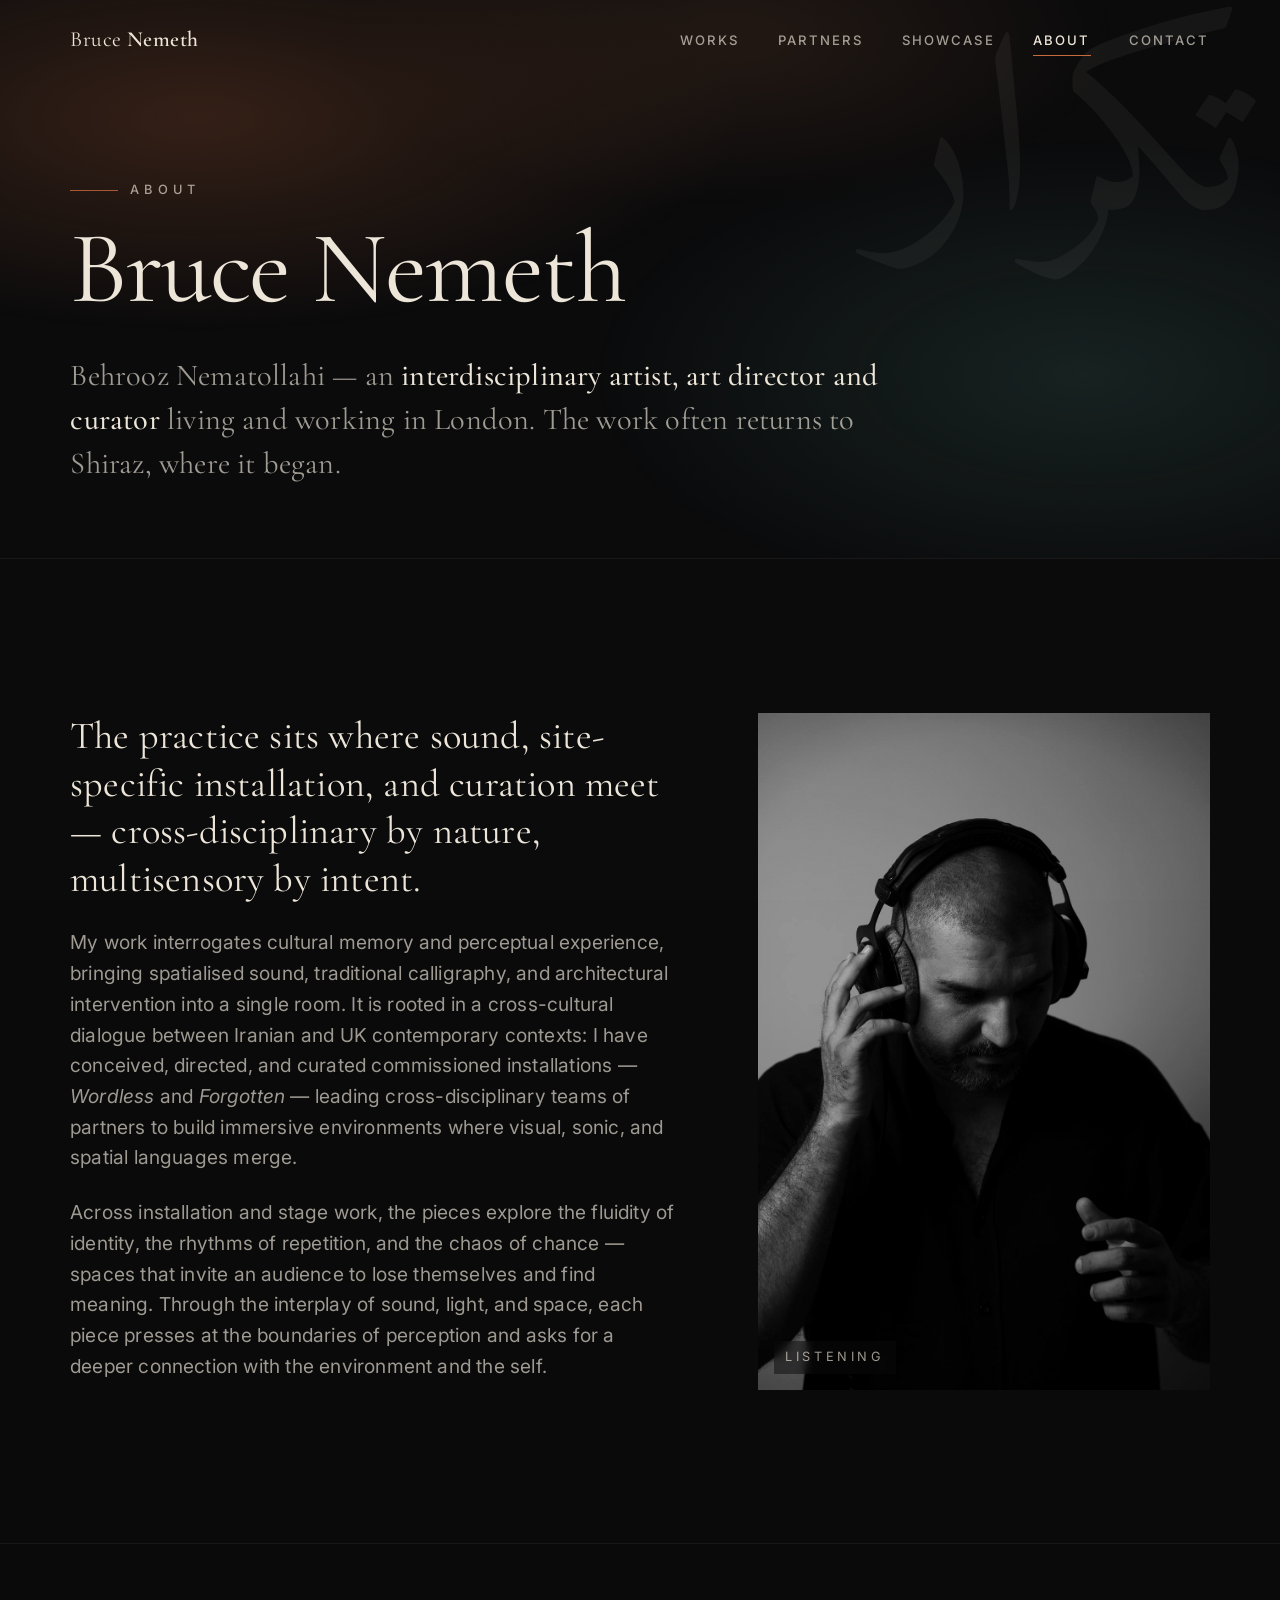
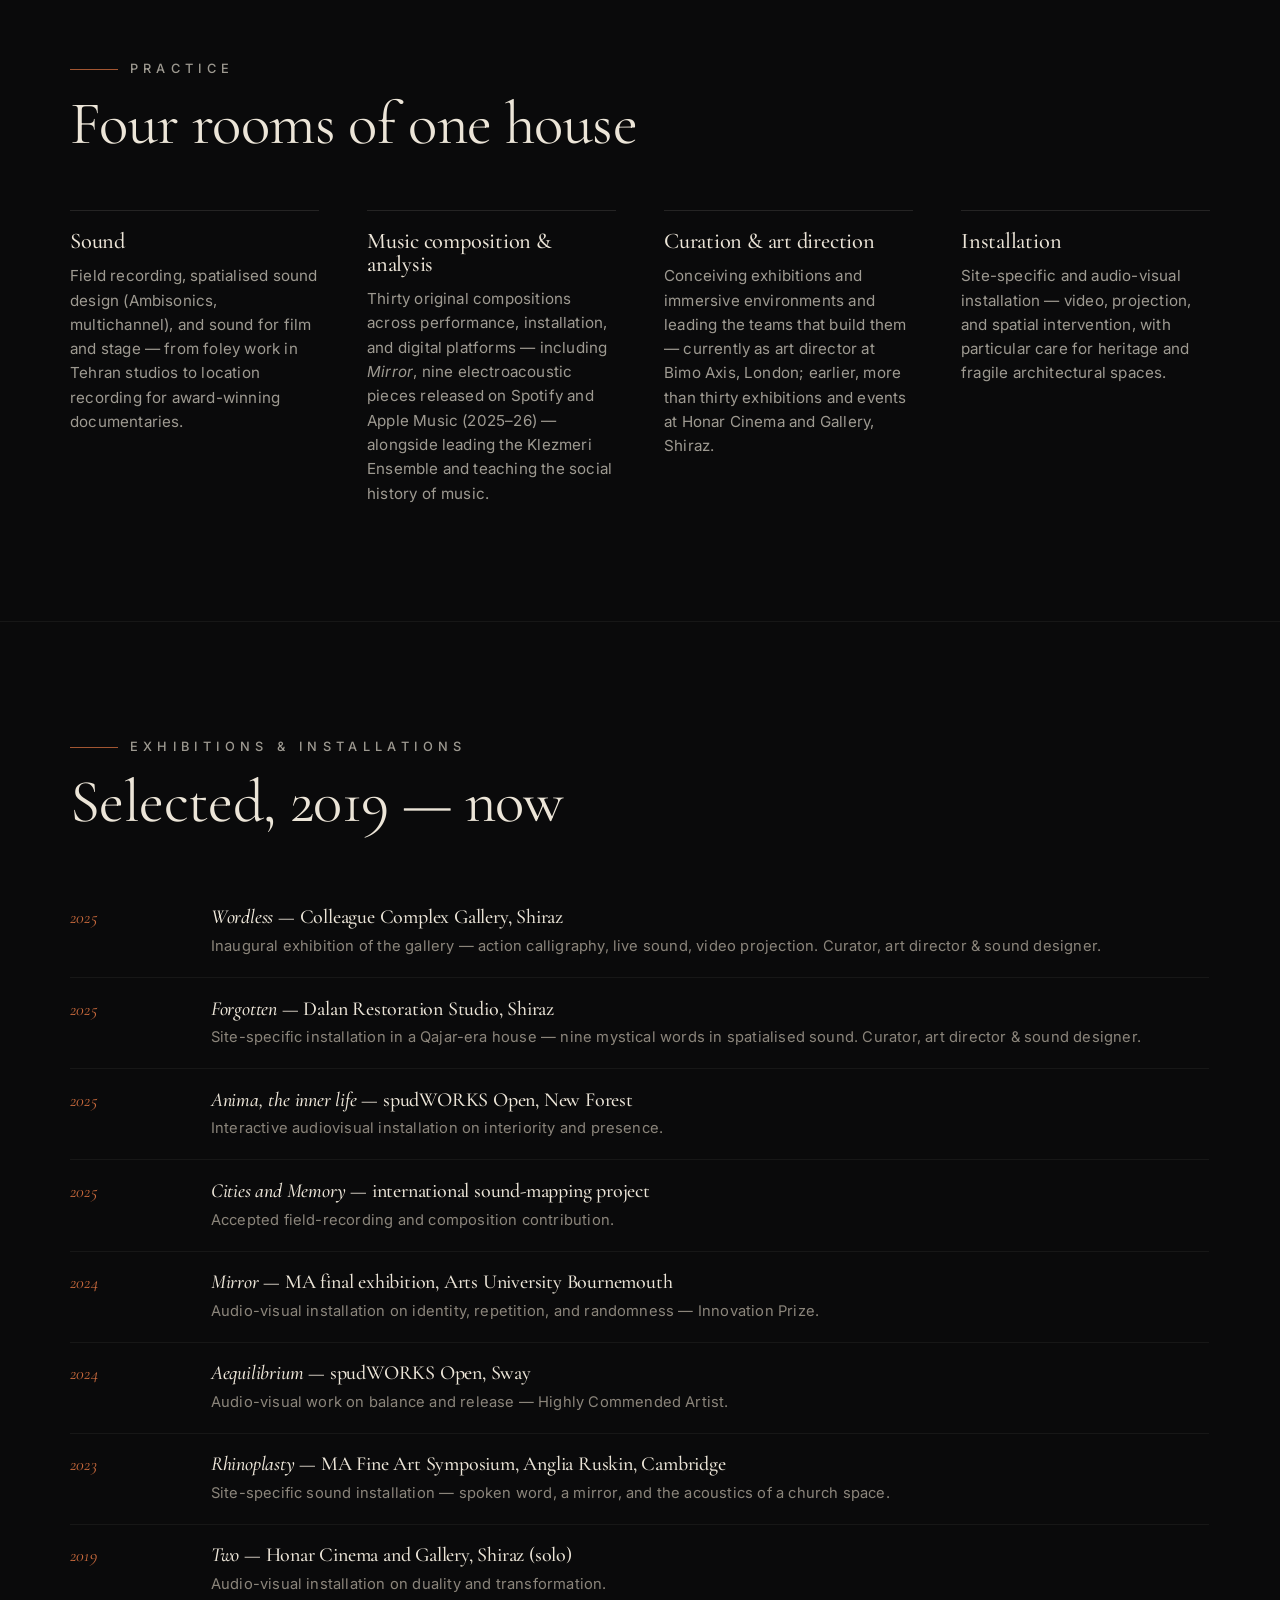
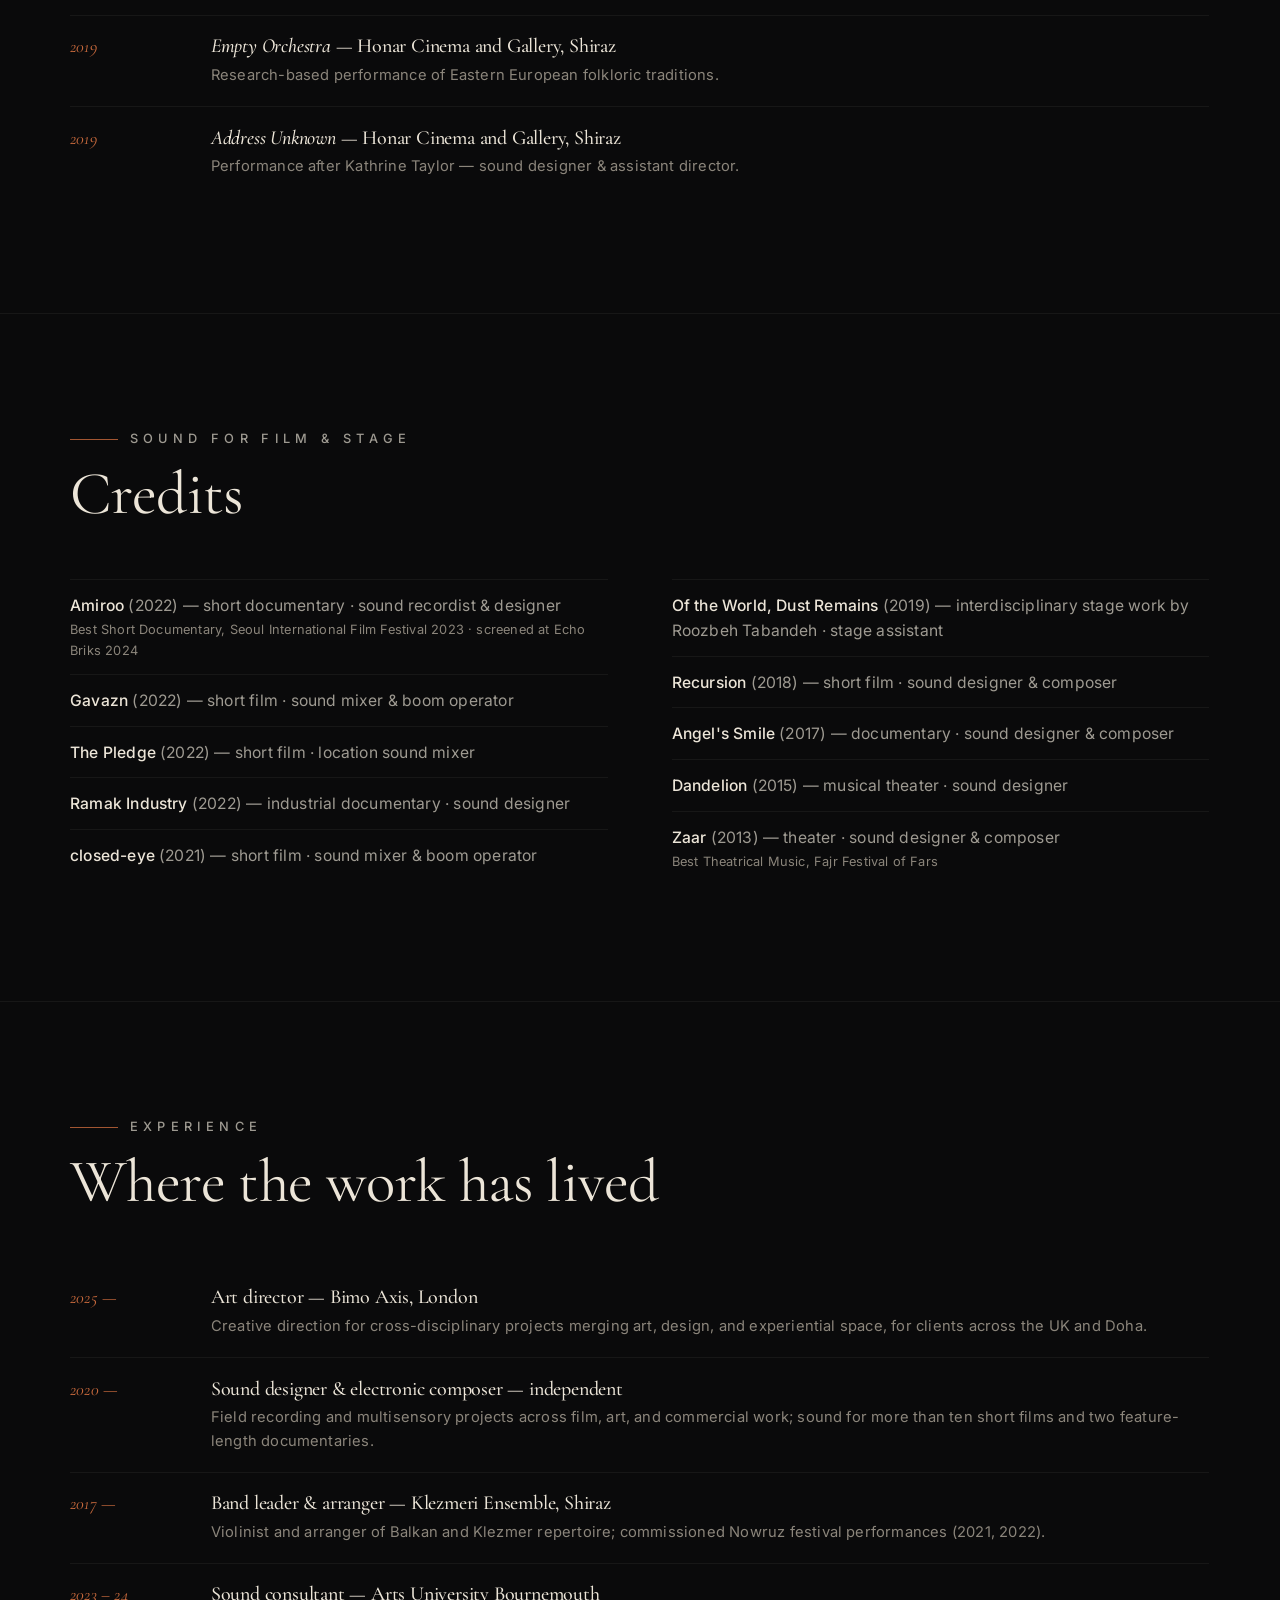
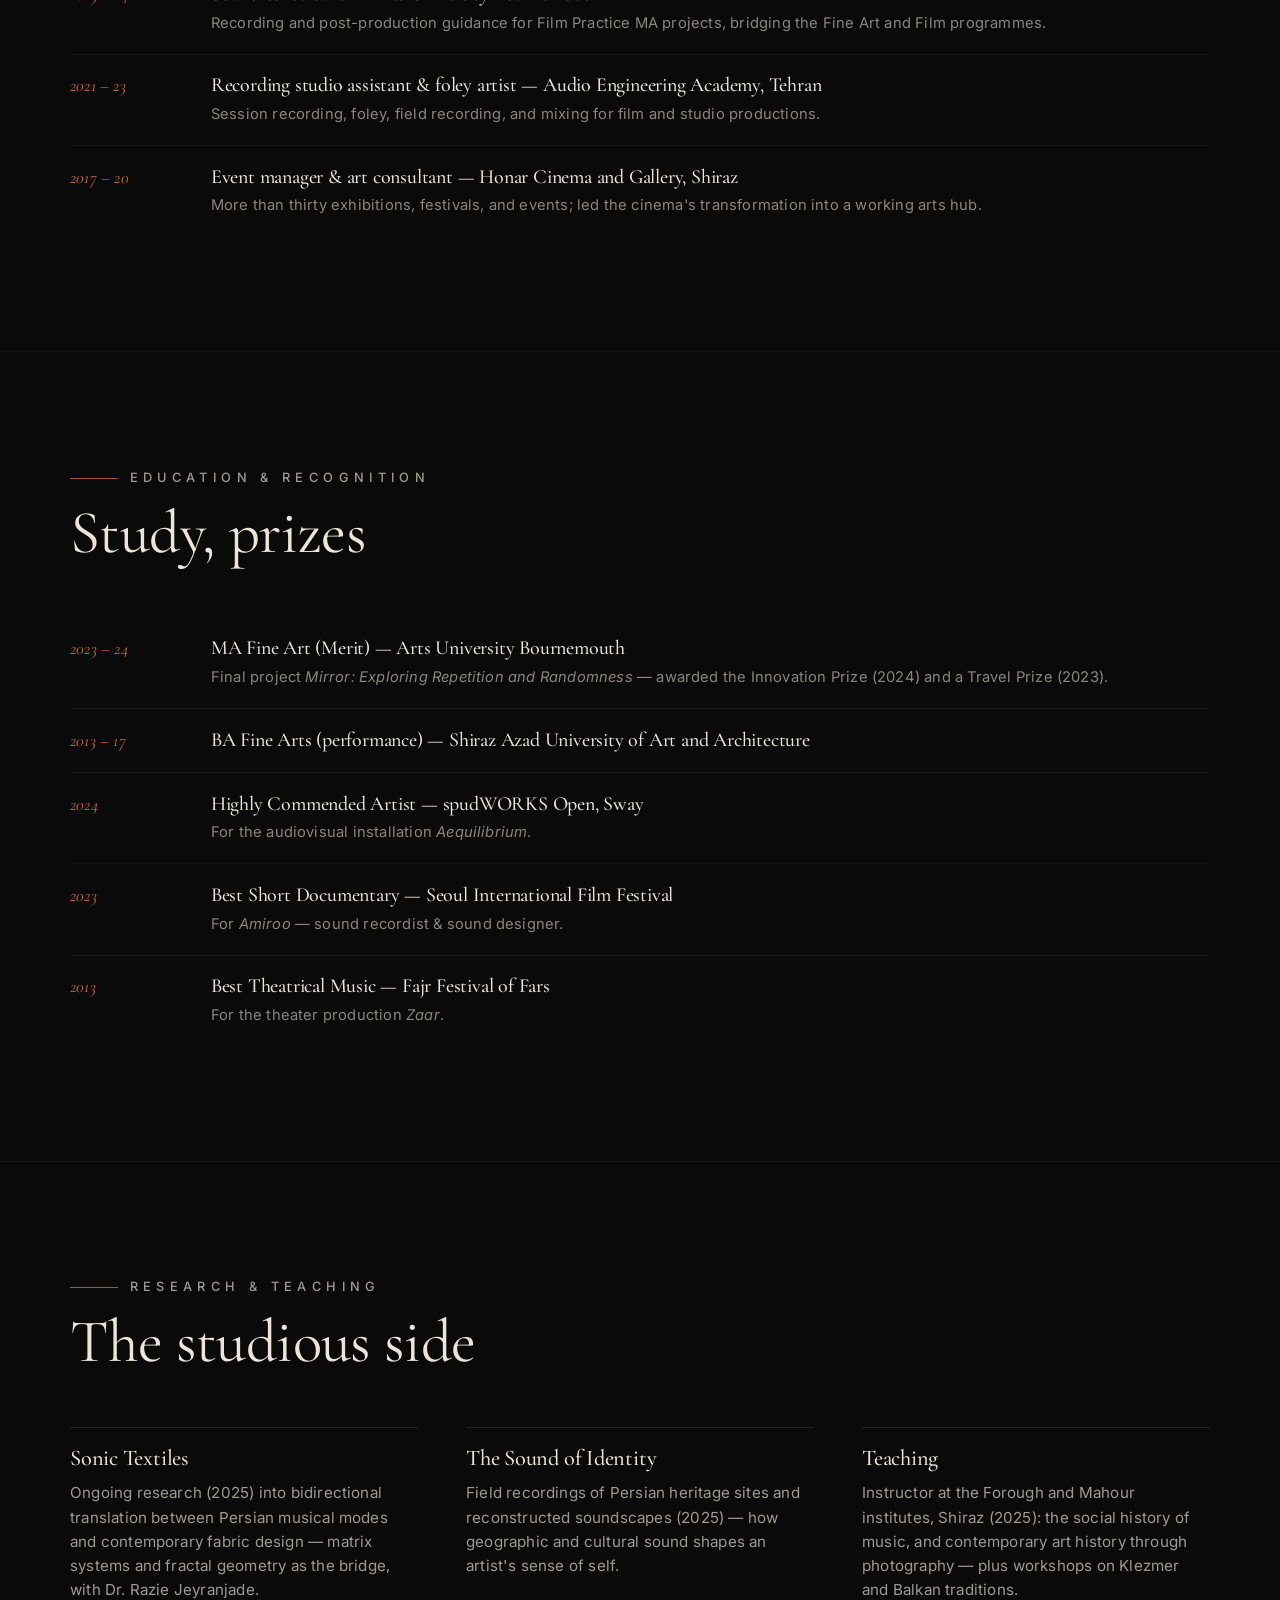
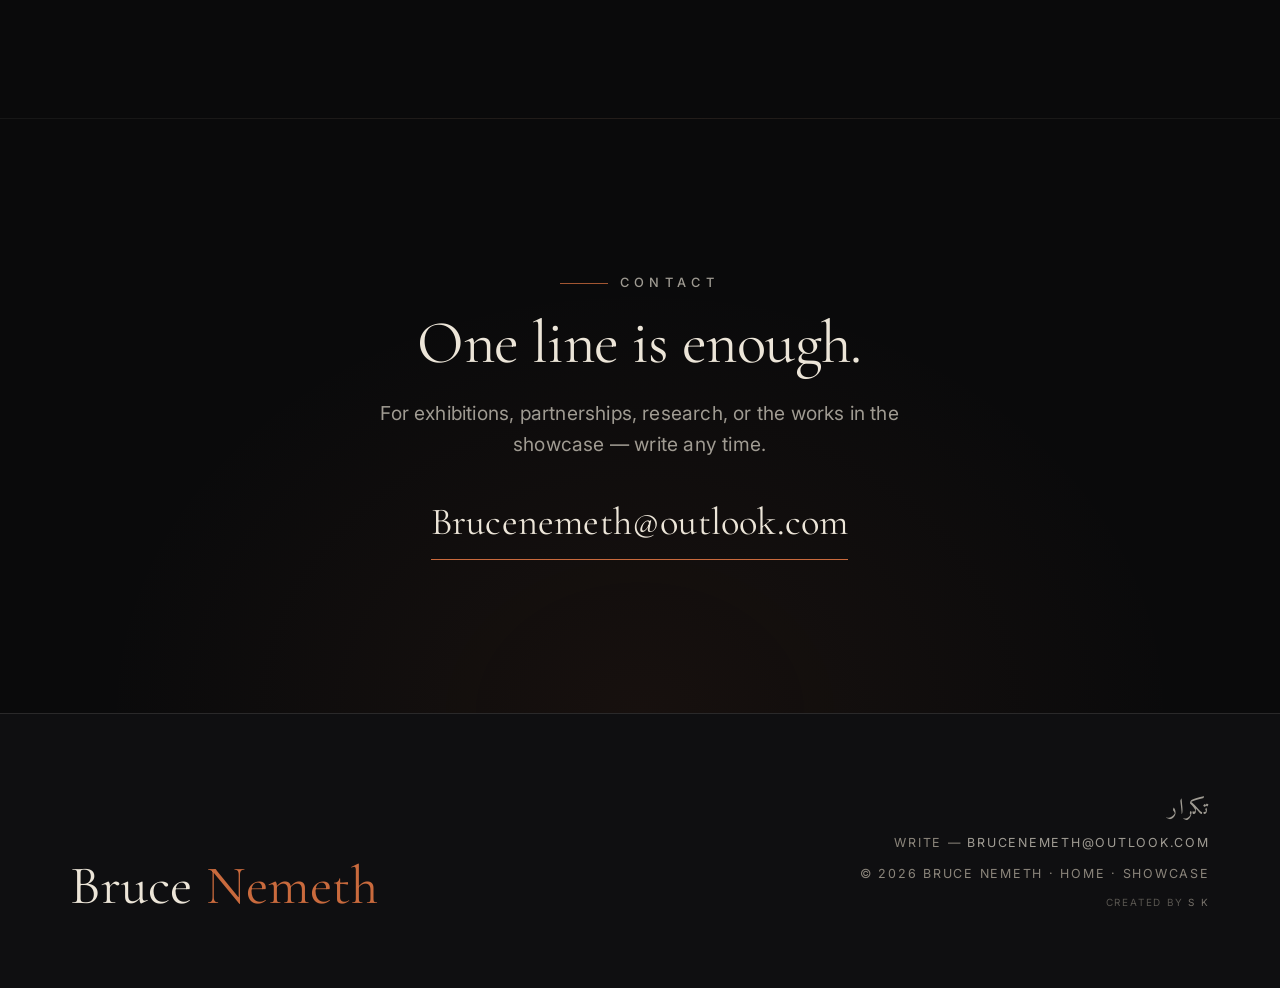
<file: about.html>
<!DOCTYPE html>
<html lang="en">
  <head>
    <meta charset="UTF-8" />
    <meta name="viewport" content="width=device-width, initial-scale=1.0" />
    <title>About — Bruce Nemeth</title>

    <!-- SEO -->
    <meta
      name="description"
      content="Bruce Nemeth (Behrooz Nematollahi) — interdisciplinary artist, art director and curator. Sound, installation, and curation across London and Shiraz: exhibitions, sound for film and stage, education, and recognition."
    />
    <meta name="author" content="Bruce Nemeth" />
    <meta name="theme-color" content="#0a0a0b" />
    <link rel="canonical" href="/about.html" />

    <!-- Open Graph / social sharing -->
    <meta property="og:type" content="profile" />
    <meta property="og:title" content="About — Bruce Nemeth" />
    <meta
      property="og:description"
      content="Interdisciplinary artist, art director and curator — sound, installation, and curation."
    />
    <meta property="og:image" content="images/bruce-listening.jpg" />
    <meta name="twitter:card" content="summary_large_image" />
    <meta name="twitter:title" content="About — Bruce Nemeth" />
    <meta name="twitter:image" content="images/bruce-listening.jpg" />

    <!-- Enable progressive-enhancement styles (scroll reveals) before first paint. -->
    <script>
      document.documentElement.classList.add("js");
    </script>

    <!-- Favicon -->
    <link rel="icon" href="favicon.svg" type="image/svg+xml" />

    <!-- Fonts: same set as the rest of the site -->
    <link rel="preconnect" href="https://fonts.googleapis.com" />
    <link rel="preconnect" href="https://fonts.gstatic.com" crossorigin />
    <link
      href="https://fonts.googleapis.com/css2?family=Amiri:wght@400&family=Cormorant+Garamond:ital,wght@0,300;0,400;0,500;0,600;1,300;1,400;1,500&family=Inter:wght@400;500;600&display=swap"
      rel="stylesheet"
    />

    <!-- Design system -->
    <link rel="stylesheet" href="css/styles.css?v=2" />
  </head>

  <body>
    <a href="#bio" class="skip-link">Skip to content</a>

    <!-- ================= Navigation ================= -->
    <header class="nav" id="nav" aria-label="Primary">
      <div class="shell nav__inner">
        <a href="index.html" class="nav__brand">Bruce&nbsp;<b>Nemeth</b></a>

        <nav class="nav__links">
          <a href="index.html#works" class="nav__link">Works</a>
          <a href="index.html#partners" class="nav__link">Partners</a>
          <a href="showcase.html" class="nav__link">Showcase</a>
          <a href="about.html" class="nav__link is-active">About</a>
          <a href="#write" class="nav__link">Contact</a>
        </nav>

        <button
          class="nav__toggle"
          id="nav-toggle"
          aria-label="Open menu"
          aria-controls="nav-mobile"
          aria-expanded="false"
        >
          <span></span><span></span><span></span>
        </button>
      </div>

      <div class="nav__mobile" id="nav-mobile">
        <ul>
          <li><a href="index.html#works">Works</a></li>
          <li><a href="index.html#partners">Partners</a></li>
          <li><a href="showcase.html">Showcase</a></li>
          <li><a href="about.html">About</a></li>
          <li><a href="#write">Contact</a></li>
        </ul>
      </div>
    </header>

    <main>
      <!-- ================= Entrance ================= -->
      <section class="page-hero">
        <div class="hero__wash" aria-hidden="true"></div>
        <span class="page-hero__glyph" lang="fa" dir="rtl" aria-hidden="true">تکرار</span>
        <div class="shell">
          <p class="eyebrow">About</p>
          <h1 class="page-hero__title">Bruce Nemeth</h1>
          <p class="page-hero__intro">
            Behrooz Nematollahi — an <b>interdisciplinary artist, art director
            and curator</b> living and working in London. The work often
            returns to Shiraz, where it began.
          </p>
        </div>
      </section>

      <!-- ================= Bio ================= -->
      <section class="bio" id="bio">
        <div class="shell">
          <div class="bio__grid">
            <div class="bio__body reveal">
              <p class="bio__lead">
                The practice sits where sound, site-specific installation, and
                curation meet — cross-disciplinary by nature, multisensory by
                intent.
              </p>
              <p class="bio__text">
                My work interrogates cultural memory and perceptual experience,
                bringing spatialised sound, traditional calligraphy, and
                architectural intervention into a single room. It is rooted in a
                cross-cultural dialogue between Iranian and UK contemporary
                contexts: I have conceived, directed, and curated commissioned
                installations — <em>Wordless</em> and <em>Forgotten</em> —
                leading cross-disciplinary teams of partners to build immersive
                environments where visual, sonic, and spatial languages merge.
              </p>
              <p class="bio__text">
                Across installation and stage work, the pieces explore the
                fluidity of identity, the rhythms of repetition, and the chaos
                of chance — spaces that invite an audience to lose themselves
                and find meaning. Through the interplay of sound, light, and
                space, each piece presses at the boundaries of perception and
                asks for a deeper connection with the environment and the self.
              </p>
            </div>

            <figure class="bio__portrait reveal" style="--i: 1">
              <img
                src="images/bruce-listening.jpg"
                alt="Bruce Nemeth in headphones, eyes down, listening"
                width="1067"
                height="1600"
                loading="lazy"
                decoding="async"
              />
              <figcaption>Listening</figcaption>
            </figure>
          </div>
        </div>
      </section>

      <!-- ================= Practice ================= -->
      <section class="sect" id="practice">
        <div class="shell">
          <div class="sect__head reveal">
            <p class="eyebrow">Practice</p>
            <h2 class="section-title">Four rooms of one house</h2>
          </div>

          <div class="pillars">
            <div class="pillar reveal">
              <h3>Sound</h3>
              <p>
                Field recording, spatialised sound design (Ambisonics,
                multichannel), and sound for film and stage — from foley work in
                Tehran studios to location recording for award-winning
                documentaries.
              </p>
            </div>
            <div class="pillar reveal" style="--i: 1">
              <h3>Music composition &amp; analysis</h3>
              <p>
                Thirty original compositions across performance, installation,
                and digital platforms — including <em>Mirror</em>, nine
                electroacoustic pieces released on Spotify and Apple Music
                (2025–26) — alongside leading the Klezmeri Ensemble and teaching
                the social history of music.
              </p>
            </div>
            <div class="pillar reveal" style="--i: 2">
              <h3>Curation &amp; art direction</h3>
              <p>
                Conceiving exhibitions and immersive environments and leading
                the teams that build them — currently as art director at Bimo
                Axis, London; earlier, more than thirty exhibitions and events
                at Honar Cinema and Gallery, Shiraz.
              </p>
            </div>
            <div class="pillar reveal" style="--i: 3">
              <h3>Installation</h3>
              <p>
                Site-specific and audio-visual installation — video, projection,
                and spatial intervention, with particular care for heritage and
                fragile architectural spaces.
              </p>
            </div>
          </div>
        </div>
      </section>

      <!-- ================= Exhibitions ================= -->
      <section class="sect" id="exhibitions">
        <div class="shell">
          <div class="sect__head reveal">
            <p class="eyebrow">Exhibitions &amp; installations</p>
            <h2 class="section-title">Selected, 2019 — now</h2>
          </div>

          <ul class="timeline reveal">
            <li>
              <span class="yr">2025</span>
              <div>
                <h4><em>Wordless</em> — Colleague Complex Gallery, Shiraz</h4>
                <p>Inaugural exhibition of the gallery — action calligraphy, live sound, video projection. Curator, art director &amp; sound designer.</p>
              </div>
            </li>
            <li>
              <span class="yr">2025</span>
              <div>
                <h4><em>Forgotten</em> — Dalan Restoration Studio, Shiraz</h4>
                <p>Site-specific installation in a Qajar-era house — nine mystical words in spatialised sound. Curator, art director &amp; sound designer.</p>
              </div>
            </li>
            <li>
              <span class="yr">2025</span>
              <div>
                <h4><em>Anima, the inner life</em> — spudWORKS Open, New Forest</h4>
                <p>Interactive audiovisual installation on interiority and presence.</p>
              </div>
            </li>
            <li>
              <span class="yr">2025</span>
              <div>
                <h4><em>Cities and Memory</em> — international sound-mapping project</h4>
                <p>Accepted field-recording and composition contribution.</p>
              </div>
            </li>
            <li>
              <span class="yr">2024</span>
              <div>
                <h4><em>Mirror</em> — MA final exhibition, Arts University Bournemouth</h4>
                <p>Audio-visual installation on identity, repetition, and randomness — Innovation Prize.</p>
              </div>
            </li>
            <li>
              <span class="yr">2024</span>
              <div>
                <h4><em>Aequilibrium</em> — spudWORKS Open, Sway</h4>
                <p>Audio-visual work on balance and release — Highly Commended Artist.</p>
              </div>
            </li>
            <li>
              <span class="yr">2023</span>
              <div>
                <h4><em>Rhinoplasty</em> — MA Fine Art Symposium, Anglia Ruskin, Cambridge</h4>
                <p>Site-specific sound installation — spoken word, a mirror, and the acoustics of a church space.</p>
              </div>
            </li>
            <li>
              <span class="yr">2019</span>
              <div>
                <h4><em>Two</em> — Honar Cinema and Gallery, Shiraz (solo)</h4>
                <p>Audio-visual installation on duality and transformation.</p>
              </div>
            </li>
            <li>
              <span class="yr">2019</span>
              <div>
                <h4><em>Empty Orchestra</em> — Honar Cinema and Gallery, Shiraz</h4>
                <p>Research-based performance of Eastern European folkloric traditions.</p>
              </div>
            </li>
            <li>
              <span class="yr">2019</span>
              <div>
                <h4><em>Address Unknown</em> — Honar Cinema and Gallery, Shiraz</h4>
                <p>Performance after Kathrine Taylor — sound designer &amp; assistant director.</p>
              </div>
            </li>
          </ul>
        </div>
      </section>

      <!-- ================= Sound for film & stage ================= -->
      <section class="sect" id="film-stage">
        <div class="shell">
          <div class="sect__head reveal">
            <p class="eyebrow">Sound for film &amp; stage</p>
            <h2 class="section-title">Credits</h2>
          </div>

          <ul class="credits reveal">
            <li>
              <b>Amiroo</b> (2022) — short documentary · sound recordist &amp; designer
              <span>Best Short Documentary, Seoul International Film Festival 2023 · screened at Echo Briks 2024</span>
            </li>
            <li><b>Gavazn</b> (2022) — short film · sound mixer &amp; boom operator</li>
            <li><b>The Pledge</b> (2022) — short film · location sound mixer</li>
            <li><b>Ramak Industry</b> (2022) — industrial documentary · sound designer</li>
            <li><b>closed-eye</b> (2021) — short film · sound mixer &amp; boom operator</li>
            <li>
              <b>Of the World, Dust Remains</b> (2019) — interdisciplinary stage work by Roozbeh Tabandeh · stage assistant
            </li>
            <li><b>Recursion</b> (2018) — short film · sound designer &amp; composer</li>
            <li><b>Angel's Smile</b> (2017) — documentary · sound designer &amp; composer</li>
            <li><b>Dandelion</b> (2015) — musical theater · sound designer</li>
            <li>
              <b>Zaar</b> (2013) — theater · sound designer &amp; composer
              <span>Best Theatrical Music, Fajr Festival of Fars</span>
            </li>
          </ul>
        </div>
      </section>

      <!-- ================= Experience ================= -->
      <section class="sect" id="experience">
        <div class="shell">
          <div class="sect__head reveal">
            <p class="eyebrow">Experience</p>
            <h2 class="section-title">Where the work has lived</h2>
          </div>

          <ul class="timeline reveal">
            <li>
              <span class="yr">2025 —</span>
              <div>
                <h4>Art director — Bimo Axis, London</h4>
                <p>Creative direction for cross-disciplinary projects merging art, design, and experiential space, for clients across the UK and Doha.</p>
              </div>
            </li>
            <li>
              <span class="yr">2020 —</span>
              <div>
                <h4>Sound designer &amp; electronic composer — independent</h4>
                <p>Field recording and multisensory projects across film, art, and commercial work; sound for more than ten short films and two feature-length documentaries.</p>
              </div>
            </li>
            <li>
              <span class="yr">2017 —</span>
              <div>
                <h4>Band leader &amp; arranger — Klezmeri Ensemble, Shiraz</h4>
                <p>Violinist and arranger of Balkan and Klezmer repertoire; commissioned Nowruz festival performances (2021, 2022).</p>
              </div>
            </li>
            <li>
              <span class="yr">2023 – 24</span>
              <div>
                <h4>Sound consultant — Arts University Bournemouth</h4>
                <p>Recording and post-production guidance for Film Practice MA projects, bridging the Fine Art and Film programmes.</p>
              </div>
            </li>
            <li>
              <span class="yr">2021 – 23</span>
              <div>
                <h4>Recording studio assistant &amp; foley artist — Audio Engineering Academy, Tehran</h4>
                <p>Session recording, foley, field recording, and mixing for film and studio productions.</p>
              </div>
            </li>
            <li>
              <span class="yr">2017 – 20</span>
              <div>
                <h4>Event manager &amp; art consultant — Honar Cinema and Gallery, Shiraz</h4>
                <p>More than thirty exhibitions, festivals, and events; led the cinema's transformation into a working arts hub.</p>
              </div>
            </li>
          </ul>
        </div>
      </section>

      <!-- ================= Education & recognition ================= -->
      <section class="sect" id="education">
        <div class="shell">
          <div class="sect__head reveal">
            <p class="eyebrow">Education &amp; recognition</p>
            <h2 class="section-title">Study, prizes</h2>
          </div>

          <ul class="timeline reveal">
            <li>
              <span class="yr">2023 – 24</span>
              <div>
                <h4>MA Fine Art (Merit) — Arts University Bournemouth</h4>
                <p>Final project <em>Mirror: Exploring Repetition and Randomness</em> — awarded the Innovation Prize (2024) and a Travel Prize (2023).</p>
              </div>
            </li>
            <li>
              <span class="yr">2013 – 17</span>
              <div>
                <h4>BA Fine Arts (performance) — Shiraz Azad University of Art and Architecture</h4>
              </div>
            </li>
            <li>
              <span class="yr">2024</span>
              <div>
                <h4>Highly Commended Artist — spudWORKS Open, Sway</h4>
                <p>For the audiovisual installation <em>Aequilibrium</em>.</p>
              </div>
            </li>
            <li>
              <span class="yr">2023</span>
              <div>
                <h4>Best Short Documentary — Seoul International Film Festival</h4>
                <p>For <em>Amiroo</em> — sound recordist &amp; sound designer.</p>
              </div>
            </li>
            <li>
              <span class="yr">2013</span>
              <div>
                <h4>Best Theatrical Music — Fajr Festival of Fars</h4>
                <p>For the theater production <em>Zaar</em>.</p>
              </div>
            </li>
          </ul>
        </div>
      </section>

      <!-- ================= Research & teaching ================= -->
      <section class="sect" id="research">
        <div class="shell">
          <div class="sect__head reveal">
            <p class="eyebrow">Research &amp; teaching</p>
            <h2 class="section-title">The studious side</h2>
          </div>

          <div class="pillars">
            <div class="pillar reveal">
              <h3>Sonic Textiles</h3>
              <p>
                Ongoing research (2025) into bidirectional translation between
                Persian musical modes and contemporary fabric design — matrix
                systems and fractal geometry as the bridge, with Dr. Razie
                Jeyranjade.
              </p>
            </div>
            <div class="pillar reveal" style="--i: 1">
              <h3>The Sound of Identity</h3>
              <p>
                Field recordings of Persian heritage sites and reconstructed
                soundscapes (2025) — how geographic and cultural sound shapes an
                artist's sense of self.
              </p>
            </div>
            <div class="pillar reveal" style="--i: 2">
              <h3>Teaching</h3>
              <p>
                Instructor at the Forough and Mahour institutes, Shiraz (2025):
                the social history of music, and contemporary art history
                through photography — plus workshops on Klezmer and Balkan
                traditions.
              </p>
            </div>
          </div>
        </div>
      </section>

      <!-- ================= Contact note ================= -->
      <section class="write" id="write">
        <div class="shell reveal">
          <p class="eyebrow">Contact</p>
          <h2 class="write__title">One line is enough.</h2>
          <p class="write__text">
            For exhibitions, partnerships, research, or the works in the
            showcase — write any time.
          </p>
          <a class="write__mail" href="mailto:Brucenemeth@outlook.com">Brucenemeth@outlook.com</a>
        </div>
      </section>
    </main>

    <!-- ================= Footer ================= -->
    <footer class="footer">
      <div class="shell footer__inner">
        <p class="footer__name">Bruce&nbsp;<span>Nemeth</span></p>
        <div class="footer__meta">
          <span class="footer__glyph" lang="fa" dir="rtl">تکرار</span>
          <span class="footer__write">
            Write — <a href="mailto:Brucenemeth@outlook.com">Brucenemeth@outlook.com</a>
          </span>
          &copy; <span id="current-year"></span> Bruce Nemeth ·
          <a href="index.html">Home</a> ·
          <a href="showcase.html">Showcase</a>
          <span class="footer__credit">
            Created by <a href="mailto:shaahin69@gmail.com">S&nbsp;K</a>
          </span>
        </div>
      </div>
    </footer>

    <!-- Scripts -->
    <script src="js/main.js?v=2" defer></script>
  </body>
</html>
</file>
<file: css/styles.css>
/* ===========================================================================
   BRUCE NEMETH — "The Listening Room"
   A darkened-gallery art direction. Obsidian ground, bone text, a single ember
   accent drawn from the works. The artist's idea — repetition as spiral, not
   return — is carried through the type: echoes, a repeating marquee, and
   Persian glyph watermarks (تکرار / فراموشی / بی‌کلام).

   MOBILE FIRST. The base rules are the phone layout. Every media query widens
   and adds; none narrows or takes away. There are no max-width queries.

   Breakpoints (the only three — keep it that way)
     640   two-up grids; the paper wall splits in two
     900   the desktop switch: nav links, side-by-side layouts, the filmstrip
           runs on a uniform height, decorative watermarks appear, hover exists
     1080  the paper wall splits in three

   Hover rules live inside @media (hover: hover). On a touchscreen :hover
   latches after a tap and never releases, which left images stuck zoomed.

   Contents
     1.  Tokens
     2.  Reset & base
     3.  Layout + typography primitives
     4.  Texture (film grain)
     5.  Navigation
     6.  Hero
     7.  Marquee
     8.  Statement
     9.  About (home)
     10. Works — chapters + filmstrip
     11. Showcase tease
     12. Moving image
     13. Partners
     14. Contact + form
     15. Page hero (subpages)
     16. Showcase — rooms, the wall, interlude, notes
     17. About page — bio, pillars, timeline, credits
     18. Footer
     19. Lightbox (PhotoSwipe)
     20. Motion, reveal, reduced motion
   =========================================================================== */

/* ---------- 1. Tokens ------------------------------------------------------ */
:root {
  /* Ground */
  --bg:        #0a0a0b;
  --bg-raise:  #0f0f11;
  --bg-panel:  #121215;

  /* Ink on dark */
  --bone:      #ece5d8;          /* warm off-white, aged paper            */
  --bone-dim:  rgba(236, 229, 216, 0.66);
  --muted:     #8b857b;
  --line:      rgba(236, 229, 216, 0.12);
  --line-soft: rgba(236, 229, 216, 0.06);

  /* Accents pulled from the works */
  --ember:     #c96a3d;          /* terracotta glow / red table / kraft   */
  --ember-lit: #e2854f;
  --teal:      #4f8a80;          /* whisper of the tilework               */

  /* Type */
  --serif: "Cormorant Garamond", "Georgia", serif;
  --sans:  "Inter", system-ui, -apple-system, sans-serif;
  --arab:  "Amiri", "Cormorant Garamond", serif;

  /* Fluid type scale */
  --fs-eyebrow: clamp(0.68rem, 0.62rem + 0.3vw, 0.8rem);
  --fs-body:    clamp(1.02rem, 0.98rem + 0.35vw, 1.2rem);
  --fs-lead:    clamp(1.22rem, 1.1rem + 1.1vw, 1.9rem);
  --fs-h3:      clamp(1.9rem, 1.4rem + 3vw, 4rem);
  --fs-h2:      clamp(2.4rem, 1.6rem + 5vw, 6rem);
  --fs-display: clamp(3.2rem, 1rem + 12vw, 12rem);

  /* Rhythm */
  --gutter: clamp(1.25rem, 5.5vw, 6rem);
  --section-y: clamp(4.5rem, 12vw, 11rem);
  --measure: 60ch;

  /* Motion */
  --ease: cubic-bezier(0.22, 1, 0.36, 1);
  --ease-out: cubic-bezier(0.16, 1, 0.3, 1);

  color-scheme: dark;
}

/* ---------- 2. Reset & base ------------------------------------------------ */
*,
*::before,
*::after { box-sizing: border-box; }

* { margin: 0; }

html {
  scroll-behavior: smooth;
  -webkit-text-size-adjust: 100%;
}

body {
  background: var(--bg);
  color: var(--bone);
  font-family: var(--sans);
  font-size: var(--fs-body);
  font-weight: 400;
  line-height: 1.6;
  letter-spacing: 0.01em;
  -webkit-font-smoothing: antialiased;
  text-rendering: optimizeLegibility;
  overflow-x: hidden;
}

img {
  display: block;
  max-width: 100%;
}

a {
  color: inherit;
  text-decoration: none;
  -webkit-tap-highlight-color: rgba(201, 106, 61, 0.25);
}

button {
  font: inherit;
  color: inherit;
  background: none;
  border: 0;
  cursor: pointer;
  -webkit-tap-highlight-color: rgba(201, 106, 61, 0.25);
}

::selection {
  background: var(--ember);
  color: #0a0a0b;
}

/* Consistent focus ring. Outside every hover query — keyboard users exist on
   touch devices too. */
a:focus-visible,
button:focus-visible,
input:focus-visible,
textarea:focus-visible,
[tabindex]:focus-visible {
  outline: 2px solid var(--ember-lit);
  outline-offset: 3px;
  border-radius: 2px;
}

section[id] { scroll-margin-top: 4.5rem; }

/* Skip link */
.skip-link {
  position: absolute;
  left: 1rem;
  top: -4rem;
  z-index: 200;
  background: var(--bone);
  color: var(--bg);
  padding: 0.6rem 1.1rem;
  font: 500 0.85rem/1 var(--sans);
  transition: top 0.2s var(--ease);
}
.skip-link:focus { top: 1rem; }

/* ---------- 3. Layout + typography primitives ------------------------------ */
/* The one measure everything hangs off. Nothing else sets a page inset. */
.shell {
  width: min(100% - (var(--gutter) * 2), 1440px);
  margin-inline: auto;
}

/* Tracking this wide is the look, but 0.42em turns "Curation · Installation ·
   Sound" into 370px of type — wider than a phone's text column. It opens up
   once there is room for it. */
.eyebrow {
  font-family: var(--sans);
  font-size: var(--fs-eyebrow);
  font-weight: 500;
  letter-spacing: 0.24em;
  text-transform: uppercase;
  color: var(--bone-dim);
  display: flex;
  flex-wrap: wrap;
  align-items: center;
  gap: 0.9em;
}
.eyebrow::before {
  content: "";
  flex: 0 0 auto;
  width: clamp(1rem, 4vw, 3rem);
  height: 1px;
  background: var(--ember);
  opacity: 0.8;
}
.eyebrow--plain::before { display: none; }

@media (min-width: 640px) {
  .eyebrow { letter-spacing: 0.42em; }
}

h1, h2, h3, h4, blockquote {
  font-family: var(--serif);
  font-weight: 500;
  line-height: 1.02;
  letter-spacing: -0.01em;
}

/* A section title always follows an eyebrow, and always sits this far below
   it — so the gap belongs here, not in a style attribute on every page. */
.section-title {
  margin-top: 1rem;
  font-size: var(--fs-h2);
  font-weight: 400;
  line-height: 0.95;
  text-wrap: balance;
}
.section-title--sm { font-size: var(--fs-h3); }
.section-title em {
  font-style: italic;
  color: var(--bone);
}

/* Sound motif: a tiny equaliser. Pure CSS, freezes under reduced-motion. */
.eq {
  display: inline-flex;
  align-items: flex-end;
  gap: 3px;
  height: 15px;
}
.eq span {
  width: 2px;
  height: 100%;
  background: var(--ember);
  transform-origin: bottom;
  animation: eq 1.2s var(--ease) infinite;
}
.eq span:nth-child(1) { animation-delay: -0.2s; animation-duration: 1s; }
.eq span:nth-child(2) { animation-delay: -0.6s; animation-duration: 1.4s; }
.eq span:nth-child(3) { animation-delay: -0.1s; animation-duration: 0.9s; }
.eq span:nth-child(4) { animation-delay: -0.8s; animation-duration: 1.5s; }
.eq span:nth-child(5) { animation-delay: -0.4s; animation-duration: 1.1s; }
@keyframes eq {
  0%, 100% { transform: scaleY(0.25); }
  50%      { transform: scaleY(1); }
}

/* ---------- 4. Texture (film grain) ---------------------------------------- */
/* Desktop only. A fixed, blended, full-viewport layer forces the whole page
   into one composited group; on phones that showed up as flicker and repaint
   lag on every scroll. The texture is worth ~5% opacity, not that. */
@media (min-width: 900px) {
  body::after {
    content: "";
    position: fixed;
    inset: 0;
    z-index: 60;
    pointer-events: none;
    opacity: 0.05;
    mix-blend-mode: overlay;
    background-image: url("data:image/svg+xml;utf8,<svg xmlns='http://www.w3.org/2000/svg' width='140' height='140'><filter id='n'><feTurbulence type='fractalNoise' baseFrequency='0.85' numOctaves='2' stitchTiles='stitch'/></filter><rect width='100%25' height='100%25' filter='url(%23n)'/></svg>");
  }
}

/* ---------- 5. Navigation -------------------------------------------------- */
.nav {
  position: fixed;
  inset: 0 0 auto 0;
  z-index: 100;
  border-bottom: 1px solid transparent;
  transition: background 0.4s var(--ease), border-color 0.4s var(--ease);
}
.nav.is-scrolled {
  background: rgba(10, 10, 11, 0.72);
  backdrop-filter: blur(14px) saturate(1.2);
  -webkit-backdrop-filter: blur(14px) saturate(1.2);
  border-bottom-color: var(--line);
}
.nav__inner {
  display: flex;
  align-items: center;
  justify-content: space-between;
  gap: 1rem;
  padding-block: clamp(0.85rem, 2vw, 1.5rem);
}
.nav__brand {
  font-family: var(--serif);
  font-size: clamp(1.15rem, 4vw, 1.35rem);
  letter-spacing: 0.02em;
  line-height: 1;
  white-space: nowrap;
}
.nav__brand b { font-weight: 600; }

.nav__link {
  position: relative;
  font-size: 0.82rem;
  font-weight: 500;
  letter-spacing: 0.16em;
  text-transform: uppercase;
  color: var(--bone-dim);
  padding-block: 0.35rem;
  transition: color 0.3s var(--ease);
}
.nav__link::after {
  content: "";
  position: absolute;
  left: 0;
  bottom: 0;
  height: 1px;
  width: 100%;
  background: var(--ember);
  transform: scaleX(0);
  transform-origin: left;
  transition: transform 0.4s var(--ease);
}
.nav__link.is-active { color: var(--bone); }
.nav__link.is-active::after { transform: scaleX(1); }

/* Burger — the phone default. */
.nav__toggle {
  display: inline-flex;
  flex-direction: column;
  justify-content: center;
  gap: 5px;
  /* 44px of tappable area, pulled back to the gutter optically */
  padding: 0.7rem 0.5rem;
  margin-right: -0.5rem;
}
.nav__toggle span {
  width: 26px;
  height: 1.5px;
  background: var(--bone);
  transition: transform 0.35s var(--ease), opacity 0.35s var(--ease);
}
.nav__toggle[aria-expanded="true"] span:nth-child(1) { transform: translateY(6.5px) rotate(45deg); }
.nav__toggle[aria-expanded="true"] span:nth-child(2) { opacity: 0; }
.nav__toggle[aria-expanded="true"] span:nth-child(3) { transform: translateY(-6.5px) rotate(-45deg); }

.nav__links { display: none; }

.nav__mobile {
  overflow: hidden;
  max-height: 0;
  background: rgba(10, 10, 11, 0.96);
  backdrop-filter: blur(14px);
  -webkit-backdrop-filter: blur(14px);
  transition: max-height 0.45s var(--ease);
}
.nav__mobile.is-open {
  max-height: 60svh;
  border-top: 1px solid var(--line);
}
.nav__mobile ul {
  list-style: none;
  padding: 0.5rem 0 1.5rem;
  display: flex;
  flex-direction: column;
}
.nav__mobile a {
  display: block;
  padding: 0.75rem var(--gutter);
  font-family: var(--serif);
  font-size: 1.7rem;
  color: var(--bone-dim);
  transition: color 0.25s var(--ease), padding-left 0.3s var(--ease);
}

@media (min-width: 900px) {
  .nav { transition: background 0.4s var(--ease), border-color 0.4s var(--ease), backdrop-filter 0.4s var(--ease); }
  .nav__toggle,
  .nav__mobile { display: none; }
  .nav__links {
    display: flex;
    gap: clamp(1.5rem, 3vw, 2.75rem);
  }
}

@media (hover: hover) {
  .nav__link:hover { color: var(--bone); }
  .nav__link:hover::after { transform: scaleX(1); }
  .nav__mobile a:hover { color: var(--bone); padding-left: calc(var(--gutter) + 0.6rem); }
}

/* ---------- 6. Hero -------------------------------------------------------- */
.hero {
  position: relative;
  min-height: 100vh;      /* fallback for engines without svh */
  min-height: 100svh;
  display: flex;
  align-items: flex-end;
  overflow: hidden;
  isolation: isolate;
}

/* Slideshow: stacked frames of the works. Only .is-active is visible; the
   canvas paints the noise dissolve on top, then hands over (js/hero.js). The
   long opacity transition doubles as the no-canvas fallback crossfade. */
.hero__media {
  position: absolute;
  inset: 0;
  z-index: -2;
  overflow: hidden;
  /* The vertical crop, in one place: js/hero.js reads this so the canvas
     dissolve lands on exactly the same framing as the CSS. */
  --hero-focus-y: 44%;
}
.hero__media img {
  position: absolute;
  inset: 0;
  width: 100%;
  height: 100%;
  object-fit: cover;
  object-position: 50% var(--hero-focus-y);
  opacity: 0;
  transition: opacity 2.6s var(--ease);
  filter: contrast(1.04) brightness(0.9) saturate(0.94);
}
.hero__media img.is-active { opacity: 1; }

/* The handover. The canvas has already painted the incoming frame at full
   strength, so the swap underneath it has to be instant — crossfading here
   showed both frames at once for a beat and read as a double exposure. */
.hero__media.is-cutting img { transition: none; }

.hero__canvas {
  position: absolute;
  inset: 0;
  width: 100%;
  height: 100%;
  opacity: 0;
  transition: opacity 0.4s var(--ease);
  filter: contrast(1.04) brightness(0.9) saturate(0.94);
  pointer-events: none;
}
.hero__canvas.is-showing { opacity: 1; }

/* Eno wash: a barely-there field of slow color drifting over the works.
   One element, transform + filter only — cheap to composite. */
.hero__wash {
  position: absolute;
  inset: -22%;
  z-index: -1; /* above the frames, below the scrim + copy (DOM order decides) */
  pointer-events: none;
  mix-blend-mode: soft-light;
  opacity: 0.55;
  background:
    radial-gradient(42% 38% at 26% 30%, rgba(201, 106, 61, 0.55), transparent 70%),
    radial-gradient(38% 42% at 74% 62%, rgba(79, 138, 128, 0.45), transparent 70%),
    radial-gradient(30% 30% at 55% 20%, rgba(226, 133, 79, 0.28), transparent 70%);
  animation: wash-drift 96s var(--ease) infinite alternate;
}
@keyframes wash-drift {
  0%   { transform: translate3d(-3%, -2%, 0) scale(1)    rotate(0deg);  filter: hue-rotate(0deg); }
  50%  { transform: translate3d(2%, 3%, 0)   scale(1.08) rotate(3deg);  filter: hue-rotate(-14deg); }
  100% { transform: translate3d(4%, -3%, 0)  scale(1.02) rotate(-2deg); filter: hue-rotate(10deg); }
}

/* Vignette + fade into the obsidian ground so the figure emerges from black */
.hero__scrim {
  position: absolute;
  inset: 0;
  z-index: -1;
  background:
    radial-gradient(120% 90% at 62% 30%, transparent 30%, rgba(10,10,11,0.55) 78%, var(--bg) 100%),
    linear-gradient(180deg, rgba(10,10,11,0.55) 0%, rgba(10,10,11,0.05) 34%, rgba(10,10,11,0.75) 82%, var(--bg) 100%);
}

/* No width here — .shell already sets one, and a `width: 100%` on this
   element silently beat it (same specificity, further down the file), which
   is what pushed the name and tagline out past both gutters. */
.hero__inner {
  padding-top: clamp(6rem, 18vh, 9rem);
  padding-bottom: clamp(3rem, 8vh, 7rem);
}
.hero__name {
  font-family: var(--serif);
  font-size: var(--fs-display);
  font-weight: 500;
  line-height: 0.86;
  letter-spacing: -0.02em;
  margin-top: 1.25rem;
  text-wrap: balance;
}
.hero__name span { display: block; }
/* The Persian name: its own script, its own type. Amiri, no tracking
   (letter-spacing breaks Arabic shaping). Set well below the Latin name and
   given a full line box — Amiri's descenders reach a long way, and at display
   size they were landing in the tagline. */
.hero__name .fa {
  font-family: var(--arab);
  font-weight: 400;
  font-size: 0.5em;
  line-height: 1.5;
  letter-spacing: 0;
  color: var(--bone-dim);
  /* keep the RTL word in the same lockup as "Bruce" (an RTL block would
     otherwise slide to the right edge of the shell) */
  text-align: left;
}
.hero__tagline {
  margin-top: clamp(0.75rem, 2vw, 2rem);
  max-width: 28ch;
  font-family: var(--serif);
  font-style: italic;
  font-size: var(--fs-lead);
  color: var(--bone-dim);
}
.hero__foot {
  margin-top: clamp(2rem, 5vw, 3.5rem);
  display: flex;
  align-items: center;
  gap: 1.25rem;
  flex-wrap: wrap;
}
.scroll-cue {
  display: inline-flex;
  align-items: center;
  gap: 0.75rem;
  font-size: var(--fs-eyebrow);
  letter-spacing: 0.3em;
  text-transform: uppercase;
  color: var(--bone-dim);
}
.scroll-cue i {
  width: 1px;
  height: 44px;
  background: linear-gradient(var(--ember), transparent);
  display: block;
  position: relative;
  overflow: hidden;
}
.scroll-cue i::after {
  content: "";
  position: absolute;
  inset: 0;
  background: var(--bone);
  animation: scroll-drop 2.4s var(--ease) infinite;
}
@keyframes scroll-drop {
  0%   { transform: translateY(-100%); }
  60%, 100% { transform: translateY(100%); }
}

@media (min-width: 900px) {
  .hero__tagline { max-width: 34ch; }
}

/* Watermark glyphs — see section 20. */

/* ---------- 7. Marquee ----------------------------------------------------- */
.marquee {
  border-block: 1px solid var(--line);
  padding-block: clamp(0.9rem, 2vw, 1.4rem);
  overflow: hidden;
  background: var(--bg-raise);
}
/* Two identical groups, each carrying its own trailing gap, so translating
   the track by exactly -50% lands the second group where the first began.
   (A gap on the track itself put the seam half a gap out — the marquee
   visibly hitched once per loop.) */
.marquee__track {
  display: flex;
  width: max-content;
  will-change: transform;
  animation: marquee 34s linear infinite;
}
.marquee__group {
  display: flex;
  flex: 0 0 auto;
  align-items: center;
  gap: 2.5rem;
  padding-right: 2.5rem;
  white-space: nowrap;
}
.marquee__group span {
  font-family: var(--serif);
  font-size: clamp(1.2rem, 3.5vw, 2.6rem);
  font-style: italic;
  letter-spacing: 0.01em;
  color: var(--bone-dim);
}
.marquee__group b {
  color: var(--ember);
  font-style: normal;
  font-weight: 400;
  font-family: var(--arab);
}
.marquee__group .dot { color: var(--ember); font-style: normal; }
@keyframes marquee {
  to { transform: translateX(-50%); }
}

@media (hover: hover) {
  .marquee:hover .marquee__track { animation-play-state: paused; }
}

/* ---------- 8. Statement --------------------------------------------------- */
.statement {
  position: relative;
  padding-block: var(--section-y);
  overflow: hidden;
  isolation: isolate;
}
.statement__inner {
  max-width: 46rem;
  margin-inline: auto;
  text-align: center;
}
.statement__kicker {
  justify-content: center;
  margin-bottom: 2rem;
}
.statement__lead {
  font-family: var(--serif);
  font-style: italic;
  font-size: clamp(1.6rem, 1rem + 3.4vw, 3.6rem);
  line-height: 1.12;
  color: var(--bone);
  margin-bottom: 1.5rem;
  text-wrap: balance;
}
.statement__body {
  font-family: var(--serif);
  font-size: clamp(1.1rem, 1rem + 1vw, 1.7rem);
  line-height: 1.55;
  color: var(--bone-dim);
}
.statement__body b { color: var(--bone); font-weight: 500; }
.statement__sig {
  margin-top: 2.25rem;
  font-family: var(--sans);
  font-size: var(--fs-eyebrow);
  letter-spacing: 0.32em;
  text-transform: uppercase;
  color: var(--muted);
}

/* ---------- 9. About (home) ------------------------------------------------ */
.about {
  padding-block: var(--section-y);
  border-top: 1px solid var(--line-soft);
}
.about__grid {
  display: grid;
  gap: clamp(2rem, 6vw, 5.5rem);
  align-items: start;
  margin-top: 2.5rem;
}
.about__portrait {
  position: relative;
  aspect-ratio: 4 / 5;
  overflow: hidden;
  background: var(--bg-panel);
}
.about__portrait img {
  width: 100%;
  height: 100%;
  object-fit: cover;
  object-position: 50% 25%;
  filter: grayscale(1) contrast(1.05);
  transition: transform 1.2s var(--ease), filter 0.8s var(--ease);
}
.about__portrait figcaption {
  position: absolute;
  left: 1rem;
  bottom: 1rem;
  font-size: var(--fs-eyebrow);
  letter-spacing: 0.28em;
  text-transform: uppercase;
  color: var(--bone-dim);
  background: rgba(10,10,11,0.5);
  backdrop-filter: blur(4px);
  padding: 0.4rem 0.7rem;
}
.about__body > * + * { margin-top: 1.5rem; }
.about__lead {
  font-family: var(--serif);
  font-size: clamp(1.4rem, 1rem + 2vw, 2.4rem);
  line-height: 1.24;
  color: var(--bone);
  font-weight: 400;
}
/* Drop cap. line-height has to stay near the cap height — tighter than this
   and the glyph's ink escapes its float box and sits on the line above. */
.about__lead .drop {
  float: left;
  font-size: 2.8em;
  line-height: 0.8;
  padding: 0.06em 0.12em 0 0;
  color: var(--ember);
  font-weight: 500;
}
.about__text { color: var(--bone-dim); max-width: var(--measure); }
/* padding, not padding-top: a <ul> carries 40px of UA padding-inline-start,
   which was indenting the whole list past the text above it. */
.about__meta {
  display: flex;
  flex-wrap: wrap;
  gap: 0.5rem 1rem;
  padding: 1.5rem 0 0;
  border-top: 1px solid var(--line);
  list-style: none;
}
.about__meta li {
  font-size: 0.78rem;
  letter-spacing: 0.18em;
  text-transform: uppercase;
  color: var(--muted);
}
/* The separator trails its own item. Leading it (li + li::before) meant a
   wrapped line opened with a stray dot, which read as a broken bullet list. */
.about__meta li:not(:last-child)::after {
  content: "·";
  margin-left: 1rem;
  color: var(--ember);
}

@media (min-width: 900px) {
  .about__grid { grid-template-columns: 0.85fr 1.15fr; }
}

@media (hover: hover) {
  .about__portrait:hover img { transform: scale(1.04); filter: grayscale(0.85) contrast(1.08); }
}

/* ---------- 10. Works — chapters + filmstrip ------------------------------- */
.works {
  padding-block: var(--section-y);
  border-top: 1px solid var(--line-soft);
}
.works__head {
  display: flex;
  justify-content: space-between;
  align-items: flex-end;
  gap: 1rem;
  flex-wrap: wrap;
  margin-bottom: clamp(2.5rem, 7vw, 6rem);
}
.works__count {
  font-size: var(--fs-eyebrow);
  letter-spacing: 0.28em;
  text-transform: uppercase;
  color: var(--muted);
}

.chapter {
  position: relative;
  padding-block: clamp(2.5rem, 7vw, 6rem);
  border-top: 1px solid var(--line);
}
.chapter:first-child { border-top: 0; }

.chapter__head {
  position: relative;
  z-index: 1;
  display: flex;
  align-items: baseline;
  gap: 0.75rem clamp(1rem, 3vw, 2.5rem);
  margin-bottom: clamp(1.5rem, 4vw, 3rem);
  flex-wrap: wrap;
}
.chapter__index {
  font-family: var(--serif);
  font-size: clamp(1.3rem, 3vw, 2.2rem);
  color: var(--ember);
  font-style: italic;
  line-height: 1;
}
.chapter__titles { flex: 1 1 16rem; }
.chapter__title {
  font-size: var(--fs-h3);
  font-weight: 400;
  line-height: 0.95;
}
.chapter__subtitle {
  margin-top: 0.65rem;
  font-family: var(--serif);
  font-style: italic;
  font-size: var(--fs-lead);
  color: var(--bone-dim);
  max-width: 40ch;
}
.chapter__note {
  font-size: 0.72rem;
  letter-spacing: 0.16em;
  text-transform: uppercase;
  color: var(--muted);
}

.gallery-wrap {
  position: relative;
  z-index: 1;
}

/* The filmstrip. Every cell declares its own --ar (set from the source
   dimensions in js/main.js), so a cell reserves its exact box before the
   photograph decodes. Without it the cells collapsed to nothing and snapped
   open one by one as the lazy images arrived. */
.gallery {
  display: flex;
  gap: clamp(0.65rem, 1.5vw, 1.25rem);
  overflow-x: auto;
  overscroll-behavior-x: contain;
  scroll-snap-type: x mandatory;
  padding-bottom: 1rem;
  scrollbar-width: thin;
  scrollbar-color: var(--ember) transparent;
  -webkit-overflow-scrolling: touch;
}
.gallery::-webkit-scrollbar { height: 4px; }
.gallery::-webkit-scrollbar-track { background: var(--line-soft); }
.gallery::-webkit-scrollbar-thumb { background: var(--ember); border-radius: 4px; }

.gallery-item {
  position: relative;
  flex: 0 0 auto;
  /* Phone: a swipeable card, sized by width. Desktop takes over below and
     hangs everything on one height instead. */
  width: min(76vw, 340px);
  aspect-ratio: var(--ar, 3 / 4);
  scroll-snap-align: start;
  overflow: hidden;
  background: var(--bg-panel);
  cursor: pointer;
  outline-offset: 4px;
}
.gallery-item img {
  width: 100%;
  height: 100%;
  object-fit: cover;
  filter: grayscale(0.15) contrast(1.02) brightness(0.96);
  transition: transform 0.9s var(--ease), filter 0.6s var(--ease);
}
/* Open-in-lightbox affordance. Always visible on touch — there is no hover to
   reveal it with. */
.gallery-item::after {
  content: "↗";
  position: absolute;
  top: 0.6rem;
  right: 0.6rem;
  width: 2rem;
  height: 2rem;
  display: grid;
  place-items: center;
  font-size: 0.95rem;
  color: var(--bone);
  background: rgba(10,10,11,0.45);
  backdrop-filter: blur(4px);
  border: 1px solid var(--line);
  border-radius: 50%;
  transition: opacity 0.35s var(--ease), transform 0.35s var(--ease);
}

.gallery-nav {
  position: absolute;
  top: 50%;
  transform: translateY(-50%);
  z-index: 3;
  width: 46px;
  height: 46px;
  display: none;
  align-items: center;
  justify-content: center;
  color: var(--bone);
  background: rgba(10,10,11,0.55);
  border: 1px solid var(--line);
  border-radius: 50%;
  backdrop-filter: blur(6px);
  transition: background 0.3s var(--ease), border-color 0.3s var(--ease);
}
.gallery-nav.prev { left: -8px; }
.gallery-nav.next { right: -8px; }

@media (min-width: 900px) {
  /* Uniform height, natural widths — each work shows in its own ratio, no
     square cropping. --ar turns the height into the right width. */
  .gallery-item {
    width: auto;
    height: clamp(320px, 58vh, 600px);
  }
  .gallery-nav { display: flex; }
}

@media (hover: hover) {
  .gallery-item::after { opacity: 0; transform: translateY(-4px); }
  .gallery-item:hover img,
  .gallery-item:focus-visible img { transform: scale(1.05); filter: grayscale(0) contrast(1.04) brightness(1); }
  .gallery-item:hover::after,
  .gallery-item:focus-visible::after { opacity: 1; transform: none; }
  .gallery-nav:hover { background: var(--ember); border-color: var(--ember); color: #0a0a0b; }
}
/* Keyboard users get the affordance without a pointer. */
.gallery-item:focus-visible::after { opacity: 1; transform: none; }

/* ---------- 11. Showcase tease (home → showcase.html) ---------------------- */
.tease {
  position: relative;
  display: block;
  overflow: hidden;
  border-block: 1px solid var(--line);
  isolation: isolate;
}
.tease__bg {
  position: absolute;
  inset: 0;
  z-index: -2;
}
.tease__bg img {
  width: 100%;
  height: 100%;
  object-fit: cover;
  object-position: 50% 30%;
  filter: brightness(0.6) saturate(0.95);
  transition: transform 1.6s var(--ease), filter 1s var(--ease);
}
.tease__scrim {
  position: absolute;
  inset: 0;
  z-index: -1;
  background: linear-gradient(180deg, var(--bg) 0%, rgba(10,10,11,0.25) 30%, rgba(10,10,11,0.35) 70%, var(--bg) 100%);
}
.tease__inner {
  min-height: clamp(300px, 46svh, 420px);
  display: flex;
  flex-direction: column;
  justify-content: flex-end;
  padding-block: clamp(2.5rem, 7vw, 5.5rem);
}
.tease__title {
  margin-top: 1.25rem;
  font-size: var(--fs-h2);
  font-weight: 400;
  line-height: 0.98;
  max-width: 14ch;
}
.tease__title .go {
  display: inline-block;
  color: var(--ember-lit);
  transition: transform 0.5s var(--ease);
}
.tease__hint {
  margin-top: 1rem;
  font-size: var(--fs-eyebrow);
  letter-spacing: 0.28em;
  text-transform: uppercase;
  color: var(--bone-dim);
}

@media (min-width: 900px) {
  .tease__inner { min-height: clamp(360px, 58vh, 580px); }
}

@media (hover: hover) {
  .tease:hover .tease__bg img { transform: scale(1.045); filter: brightness(0.7) saturate(1); }
  .tease:hover .tease__title .go { transform: translateX(0.35em); }
}

/* ---------- 12. Moving image (video facade) -------------------------------- */
.film {
  padding-block: var(--section-y);
  border-top: 1px solid var(--line-soft);
}
.film__head { margin-bottom: clamp(1.75rem, 5vw, 3.5rem); }
.film__frame {
  position: relative;
  aspect-ratio: 16 / 9;
  overflow: hidden;
  background: #000;
  border: 1px solid var(--line);
}
.film__frame iframe {
  position: absolute;
  inset: 0;
  width: 100%;
  height: 100%;
  border: 0;
}
.film__facade {
  position: absolute;
  inset: 0;
  width: 100%;
  height: 100%;
  padding: 0;
  overflow: hidden;
  display: block;
}
.film__facade img {
  width: 100%;
  height: 100%;
  object-fit: cover;
  opacity: 0.62;
  filter: grayscale(0.4) contrast(1.05);
  transition: transform 1.1s var(--ease), opacity 0.5s var(--ease);
}
.film__facade::before {
  content: "";
  position: absolute;
  inset: 0;
  background: radial-gradient(60% 60% at 50% 50%, transparent, rgba(10,10,11,0.6));
}
.film__play {
  position: absolute;
  inset: 0;
  display: grid;
  place-items: center;
}
.film__play span {
  width: clamp(56px, 9vw, 92px);
  height: clamp(56px, 9vw, 92px);
  border-radius: 50%;
  border: 1px solid var(--bone);
  background: rgba(10,10,11,0.35);
  backdrop-filter: blur(4px);
  display: grid;
  place-items: center;
  transition: background 0.35s var(--ease), transform 0.35s var(--ease);
}
.film__play span::after {
  content: "";
  margin-left: 4px;
  border-style: solid;
  border-width: 9px 0 9px 15px;
  border-color: transparent transparent transparent var(--bone);
}
.film__label {
  position: absolute;
  left: 1rem;
  bottom: 0.9rem;
  font-size: var(--fs-eyebrow);
  letter-spacing: 0.28em;
  text-transform: uppercase;
  color: var(--bone-dim);
}

@media (min-width: 900px) {
  .film__play span::after { border-width: 11px 0 11px 18px; }
  .film__label { left: 1.25rem; bottom: 1.1rem; }
}

@media (hover: hover) {
  .film__facade:hover img { transform: scale(1.05); opacity: 0.78; }
  .film__facade:hover .film__play span { background: var(--ember); border-color: var(--ember); transform: scale(1.06); }
  .film__facade:hover .film__play span::after { border-left-color: #0a0a0b; }
}

/* ---------- 13. Partners --------------------------------------------------- */
.partners {
  padding-block: var(--section-y);
  border-top: 1px solid var(--line-soft);
}
.partners__intro {
  margin-top: 1.25rem;
  font-family: var(--serif);
  font-style: italic;
  font-size: var(--fs-lead);
  color: var(--bone-dim);
  max-width: 44ch;
}
.partners__grid {
  display: grid;
  grid-template-columns: repeat(2, 1fr);
  gap: 1.5rem 0.85rem;
  margin-top: clamp(2rem, 6vw, 4.5rem);
}
.partner__media {
  position: relative;
  aspect-ratio: 3 / 4;
  overflow: hidden;
  background: var(--bg-panel);
}
.partner__media img {
  width: 100%;
  height: 100%;
  object-fit: cover;
  object-position: 50% 22%;
  filter: grayscale(1) contrast(1.04) brightness(0.92);
  transition: transform 1.1s var(--ease), filter 0.7s var(--ease);
}
/* A landscape frame in a portrait box — hold the head near the top. */
.partner__media--high img { object-position: 50% 18%; }
.partner__name {
  margin-top: 0.9rem;
  font-family: var(--serif);
  font-size: clamp(1.15rem, 1rem + 1vw, 1.7rem);
  font-weight: 500;
  line-height: 1.1;
}
.partner__role {
  margin-top: 0.3rem;
  font-size: 0.62rem;
  letter-spacing: 0.16em;
  text-transform: uppercase;
  color: var(--muted);
}

@media (min-width: 900px) {
  .partners__grid {
    grid-template-columns: repeat(4, 1fr);
    gap: clamp(1.25rem, 3vw, 2.25rem);
  }
  .partner__name { margin-top: 1.1rem; }
  .partner__role { font-size: 0.72rem; letter-spacing: 0.22em; }
}

@media (hover: hover) {
  .partner:hover .partner__media img {
    transform: scale(1.035);
    filter: grayscale(0.75) contrast(1.05) brightness(0.98);
  }
}

/* S K — no photograph, by choice. A tiny terminal that keeps itself company:
   it types, answers, plays a note at 432 Hz, and waits. */
.sk-console {
  position: relative;
  display: block;
  background: #0b100c; /* green-tinted near-black */
  border: 1px solid var(--line-soft);
  box-shadow: inset 0 0 46px rgba(140, 220, 150, 0.05);
  user-select: none;
}
.sk-console::after {
  content: "";              /* scanlines */
  position: absolute;
  inset: 0;
  pointer-events: none;
  background: repeating-linear-gradient(
    0deg,
    rgba(0, 0, 0, 0.16) 0 1px,
    transparent 1px 3px
  );
}
.sk-term {
  margin: 0;
  padding: 0.75rem;
  font-family: ui-monospace, "Cascadia Mono", Consolas, "Courier New", monospace;
  font-size: 0.66rem;
  line-height: 2;
  color: #9fd6a0; /* soft phosphor */
  text-shadow: 0 0 8px rgba(159, 214, 160, 0.35);
}
.sk-term::before {
  content: "● ● ●";         /* window dots */
  display: block;
  font-size: 0.5rem;
  letter-spacing: 0.4em;
  color: rgba(236, 229, 216, 0.28);
  text-shadow: none;
  margin-bottom: 0.7rem;
}
.sk-line {
  display: block;
  overflow: hidden;
  white-space: nowrap;
}
.sk-line b { font-weight: 400; color: var(--ember-lit); }
.sk-l2 { color: var(--bone-dim); text-shadow: none; }
.sk-caret {
  display: inline-block;
  width: 0.6ch;
  height: 1em;
  vertical-align: -0.15em;
  background: #9fd6a0;
  animation: sk-blink 1.1s steps(1, end) infinite;
}
/* One 12s loop: type whoami → answer → play a note → idle at the prompt. */
.sk-l1 { width: 0;  animation: sk-l1 12s infinite; }
.sk-l2 { opacity: 0; animation: sk-l2 12s infinite; }
.sk-l3 { width: 0;  animation: sk-l3 12s infinite; }
.sk-l4 { opacity: 0; animation: sk-l4 12s infinite; }
@keyframes sk-l1 {
  0%       { width: 0; opacity: 1; animation-timing-function: steps(8, end); }
  3%       { width: 0; opacity: 1; animation-timing-function: steps(8, end); }
  10%, 90% { width: 8ch; opacity: 1; }
  94%, 100%{ width: 8ch; opacity: 0; }
}
@keyframes sk-l2 {
  0%, 12%  { opacity: 0; }
  13%, 90% { opacity: 1; }
  94%, 100%{ opacity: 0; }
}
@keyframes sk-l3 {
  0%, 20%  { width: 0; opacity: 1; animation-timing-function: steps(14, end); }
  34%, 90% { width: 15ch; opacity: 1; }
  94%, 100%{ width: 15ch; opacity: 0; }
}
@keyframes sk-l4 {
  0%, 38%  { opacity: 0; }
  40%, 90% { opacity: 1; }
  94%, 100%{ opacity: 0; }
}
@keyframes sk-blink {
  0%, 49%  { opacity: 1; }
  50%, 100%{ opacity: 0; }
}

@media (min-width: 900px) {
  .sk-term { padding: clamp(0.9rem, 2vw, 1.4rem); font-size: 0.78rem; }
  .sk-term::before { margin-bottom: 1.1rem; }
}

/* ---------- 14. Contact + form --------------------------------------------- */
.contact {
  padding-block: var(--section-y);
  border-top: 1px solid var(--line-soft);
  background:
    radial-gradient(80% 120% at 100% 0%, rgba(201,106,61,0.06), transparent 55%),
    var(--bg);
}
.contact__grid {
  display: grid;
  gap: clamp(2.5rem, 6vw, 5rem);
}
.contact__title {
  font-size: var(--fs-h2);
  font-weight: 400;
  line-height: 0.95;
  margin-block: 1.25rem 1.75rem;
  text-wrap: balance;
}
.contact__text { color: var(--bone-dim); max-width: 44ch; margin-bottom: 2rem; }
/* padding: 0 — the UA's 40px padding-inline-start would otherwise throw the
   centred (.contact__solo) variant off-centre by half of it. */
.contact__links { list-style: none; display: grid; gap: 1rem; padding: 0; }
.contact__links a {
  display: inline-flex;
  align-items: center;
  gap: 0.9rem;
  font-family: var(--serif);
  /* The address is long — let it wrap rather than push the page sideways. */
  font-size: clamp(1.15rem, 1rem + 1.4vw, 2.1rem);
  color: var(--bone);
  width: fit-content;
  word-break: break-word;
  transition: color 0.3s var(--ease), gap 0.3s var(--ease);
}
.contact__links svg { width: 1.15em; height: 1.15em; stroke: var(--ember); flex: 0 0 auto; }

/* Email-only variant used on the home page. */
.contact__solo {
  max-width: 50rem;
  margin-inline: auto;
  text-align: center;
}
.contact__solo .eyebrow { justify-content: center; }
.contact__solo .contact__text { margin-inline: auto; }
.contact__solo .contact__links { justify-items: center; }

/* Dormant — the contact form is not on any page right now (contact is
   email-only). Kept intact for the Formspree wiring; .contact__grid is its
   two-column shell. Delete both if the form is not coming back. */
.form { display: grid; gap: 1.4rem; }
.form__field { display: grid; gap: 0.5rem; }
.form__field label {
  font-size: 0.75rem;
  letter-spacing: 0.2em;
  text-transform: uppercase;
  color: var(--muted);
}
.form__field input,
.form__field textarea {
  width: 100%;
  padding: 0.85rem 0;
  background: transparent;
  border: 0;
  border-bottom: 1px solid var(--line);
  color: var(--bone);
  /* 16px minimum, or iOS zooms the whole page on focus. */
  font: inherit;
  font-size: max(1rem, var(--fs-body));
  transition: border-color 0.3s var(--ease);
  resize: vertical;
}
.form__field input::placeholder,
.form__field textarea::placeholder { color: var(--muted); opacity: 0.6; }
.form__field input:focus,
.form__field textarea:focus { outline: 0; border-bottom-color: var(--ember); }
.hp { position: absolute; left: -9999px; width: 1px; height: 1px; overflow: hidden; }

.btn {
  justify-self: start;
  display: inline-flex;
  align-items: center;
  gap: 0.75rem;
  padding: 0.95rem 2.2rem;
  margin-top: 0.5rem;
  font-size: 0.82rem;
  font-weight: 500;
  letter-spacing: 0.22em;
  text-transform: uppercase;
  color: var(--bone);
  border: 1px solid var(--bone-dim);
  border-radius: 999px;
  transition: color 0.35s var(--ease), background 0.35s var(--ease),
    border-color 0.35s var(--ease), gap 0.3s var(--ease);
}
.btn:disabled { opacity: 0.5; cursor: not-allowed; }

.form__status {
  font-size: 0.9rem;
  padding: 0.9rem 1.1rem;
  border-left: 2px solid var(--ember);
  background: var(--bg-raise);
  color: var(--bone-dim);
}
.form__status.is-ok { border-left-color: var(--teal); color: var(--bone); }
.form__status.is-err { border-left-color: #d9553f; color: var(--bone); }

/* Email-only contact band, subpages */
.write {
  padding-block: var(--section-y);
  border-top: 1px solid var(--line-soft);
  text-align: center;
  background:
    radial-gradient(70% 120% at 50% 100%, rgba(201, 106, 61, 0.07), transparent 60%),
    var(--bg);
}
.write .eyebrow { justify-content: center; }
.write__title {
  margin-top: 1.25rem;
  font-size: var(--fs-h3);
  font-weight: 400;
  line-height: 1;
  text-wrap: balance;
}
.write__text {
  margin: 1.5rem auto 2rem;
  color: var(--bone-dim);
  max-width: 46ch;
}
.write__mail {
  display: inline-block;
  font-family: var(--serif);
  font-size: clamp(1.2rem, 1rem + 1.8vw, 2.4rem);
  color: var(--bone);
  border-bottom: 1px solid var(--ember);
  padding-bottom: 0.15em;
  word-break: break-word;
  transition: color 0.3s var(--ease), border-color 0.3s var(--ease);
}

@media (min-width: 900px) {
  .contact__grid { grid-template-columns: 1fr 1fr; }
}

@media (hover: hover) {
  .contact__links a:hover { color: var(--ember-lit); gap: 1.4rem; }
  .btn:hover:not(:disabled) { background: var(--bone); color: var(--bg); border-color: var(--bone); gap: 1.1rem; }
  .write__mail:hover { color: var(--ember-lit); border-color: var(--ember-lit); }
}

/* ---------- 15. Page hero (subpages) --------------------------------------- */
.page-hero {
  position: relative;
  overflow: hidden;
  isolation: isolate;
  padding-top: clamp(7rem, 20vh, 13rem);
  padding-bottom: clamp(2.5rem, 8vh, 6rem);
}
.page-hero .hero__wash { z-index: -1; opacity: 0.4; }
.page-hero__title {
  margin-top: 1.25rem;
  font-size: clamp(2.5rem, 1.6rem + 6vw, 6.5rem);
  font-weight: 400;
  line-height: 0.95;
  letter-spacing: -0.015em;
  text-wrap: balance;
}
.page-hero__intro {
  margin-top: clamp(1.25rem, 3vw, 2.25rem);
  font-family: var(--serif);
  font-size: var(--fs-lead);
  line-height: 1.45;
  color: var(--bone-dim);
  max-width: 56ch;
}
.page-hero__intro b { color: var(--bone); font-weight: 500; }

/* ---------- 16. Showcase — rooms, the wall, interlude, notes --------------- */
.room {
  position: relative;
  padding-block: clamp(3rem, 9vw, 7.5rem);
  border-top: 1px solid var(--line-soft);
}
.room__head { max-width: 62rem; margin-bottom: clamp(2rem, 6vw, 4.5rem); }
.room__index {
  font-family: var(--serif);
  font-style: italic;
  font-size: clamp(1.2rem, 2.5vw, 2rem);
  color: var(--ember);
  margin-right: 0.75rem;
}
.room__title {
  display: inline;
  font-size: var(--fs-h3);
  font-weight: 400;
  line-height: 0.95;
}
.room__intro {
  margin-top: 1.25rem;
  font-family: var(--serif);
  font-size: clamp(1.05rem, 1rem + 0.8vw, 1.5rem);
  line-height: 1.55;
  color: var(--bone-dim);
  max-width: 58ch;
}

/* The wall: a quiet masonry hang. Reuses .gallery/.gallery-item so the
   lightbox delegation keeps working; overrides the filmstrip entirely. */
.gallery.wall {
  display: block;
  overflow: visible;
  scroll-snap-type: none;
  padding-bottom: 0;
  columns: 1;
  column-gap: clamp(1.25rem, 3vw, 2.25rem);
}
.wall .gallery-item {
  display: block;
  width: 100%;
  height: auto;
  aspect-ratio: auto;      /* the photograph's own ratio decides */
  margin: 0 0 clamp(1.5rem, 4vw, 3rem);
  break-inside: avoid;
  background: none;
}
.wall .gallery-item img {
  width: 100%;
  height: auto;
  background: var(--bg-panel);
  filter: contrast(1.01);
}
.wall--1 { columns: 1 !important; }
.work__label {
  display: flex;
  flex-direction: column;
  align-items: flex-start;
  gap: 0.15rem;
  padding-top: 0.75rem;
  font-size: 0.7rem;
  letter-spacing: 0.18em;
  text-transform: uppercase;
  color: var(--muted);
}
.work__label b { font-weight: 500; color: var(--bone-dim); }
.work__label span { white-space: nowrap; }

@media (min-width: 640px) {
  .gallery.wall { columns: 2; }
}
@media (min-width: 900px) {
  .work__label {
    flex-direction: row;
    justify-content: space-between;
    align-items: baseline;
    gap: 1.5rem;
    padding-top: 0.85rem;
    font-size: 0.72rem;
  }
}
@media (min-width: 1080px) {
  .gallery.wall.wall--3 { columns: 3; }
}

@media (hover: hover) {
  .wall .gallery-item:hover img,
  .wall .gallery-item:focus-visible img { transform: scale(1.015); filter: contrast(1.03); }
}

/* Interlude: one work, floor to ceiling, and a line of text. */
.interlude {
  position: relative;
  min-height: clamp(360px, 62svh, 560px);
  overflow: hidden;
  isolation: isolate;
  display: grid;
  place-items: center;
  border-block: 1px solid var(--line-soft);
}
.interlude > img {
  position: absolute;
  inset: 0;
  z-index: -2;
  width: 100%;
  height: 100%;
  object-fit: cover;
  filter: brightness(0.82);
}
.interlude::after {
  content: "";
  position: absolute;
  inset: 0;
  z-index: -1;
  background: linear-gradient(180deg, var(--bg) 0%, transparent 22%, transparent 78%, var(--bg) 100%);
}
.interlude__quote {
  font-family: var(--serif);
  font-style: italic;
  font-size: clamp(1.35rem, 1rem + 2.4vw, 2.8rem);
  line-height: 1.3;
  color: var(--bone);
  text-align: center;
  max-width: 26ch;
  padding: 2rem var(--gutter);
  text-shadow: 0 2px 26px rgba(0, 0, 0, 0.55);
}

@media (min-width: 900px) {
  .interlude { min-height: clamp(420px, 82vh, 760px); }
}

/* Project notes — museum wall text */
.notes {
  padding-block: clamp(3rem, 9vw, 7.5rem);
  border-top: 1px solid var(--line-soft);
}
.notes__grid {
  display: grid;
  gap: clamp(1.25rem, 3vw, 2.5rem);
  margin-top: clamp(2rem, 5vw, 4rem);
}
.notes__coda { margin-top: clamp(1.5rem, 3vw, 2.5rem); }
.note {
  background: var(--bg-raise);
  border: 1px solid var(--line-soft);
  padding: clamp(1.5rem, 4vw, 3rem);
}
.note__title {
  font-size: clamp(1.6rem, 1.2rem + 1.6vw, 2.5rem);
  font-weight: 400;
}
.note__where {
  margin-top: 0.6rem;
  font-size: 0.72rem;
  letter-spacing: 0.2em;
  text-transform: uppercase;
  color: var(--muted);
}
.note__body { margin-top: 1.25rem; color: var(--bone-dim); font-size: 0.98rem; }
.note__credit {
  margin-top: 1.5rem;
  padding-top: 1.1rem;
  border-top: 1px solid var(--line-soft);
  font-size: 0.72rem;
  letter-spacing: 0.16em;
  text-transform: uppercase;
  color: var(--muted);
}

@media (min-width: 900px) {
  .notes__grid { grid-template-columns: 1fr 1fr; }
}

/* ---------- 17. About page — bio, pillars, timeline, credits --------------- */
.bio {
  padding-block: var(--section-y);
  border-top: 1px solid var(--line-soft);
}
.bio__grid {
  display: grid;
  gap: clamp(2rem, 6vw, 5rem);
  align-items: start;
}
.bio__body > * + * { margin-top: 1.5rem; }
.bio__lead {
  font-family: var(--serif);
  font-size: clamp(1.4rem, 1rem + 2vw, 2.4rem);
  line-height: 1.24;
  font-weight: 400;
}
.bio__text { color: var(--bone-dim); max-width: var(--measure); }
.bio__portrait {
  position: relative;
  overflow: hidden;
  background: var(--bg-panel);
}
.bio__portrait img { width: 100%; height: auto; filter: contrast(1.03); }
.bio__portrait figcaption,
.about__portrait figcaption {
  position: absolute;
  left: 1rem;
  bottom: 1rem;
  font-size: var(--fs-eyebrow);
  letter-spacing: 0.28em;
  text-transform: uppercase;
  color: var(--bone-dim);
  background: rgba(10, 10, 11, 0.5);
  backdrop-filter: blur(4px);
  padding: 0.4rem 0.7rem;
}

.sect {
  padding-block: clamp(3rem, 9vw, 7.5rem);
  border-top: 1px solid var(--line-soft);
}
.sect__head { margin-bottom: clamp(1.75rem, 5vw, 3.5rem); }
.sect__head .section-title { font-size: var(--fs-h3); }

/* Practice pillars */
.pillars {
  display: grid;
  gap: clamp(1.5rem, 4vw, 3rem);
  grid-template-columns: repeat(auto-fit, minmax(15rem, 1fr));
}
.pillar { border-top: 1px solid var(--line); padding-top: 1.2rem; }
.pillar h3 { font-size: 1.4rem; font-weight: 500; }
.pillar p { margin-top: 0.7rem; color: var(--bone-dim); font-size: 0.95rem; }

/* Timeline rows — stacked on a phone, year-in-the-margin from 640 up. */
.timeline { list-style: none; padding: 0; }
.timeline li {
  display: grid;
  gap: 0.2rem;
  padding-block: 1rem;
  border-top: 1px solid var(--line-soft);
}
.timeline li:first-child { border-top: 0; }
.timeline .yr {
  font-family: var(--serif);
  font-style: italic;
  color: var(--ember);
  font-size: 0.95rem;
  line-height: 1.5;
}
.timeline h4 { font-size: 1.2rem; font-weight: 500; line-height: 1.25; }
.timeline h4 em { font-style: italic; }
.timeline p { margin-top: 0.3rem; color: var(--muted); font-size: 0.92rem; }

@media (min-width: 640px) {
  .timeline li {
    grid-template-columns: clamp(4.5rem, 8vw, 6.5rem) 1fr;
    gap: clamp(1rem, 3vw, 2.5rem);
    padding-block: 1.15rem;
  }
  .timeline .yr { font-size: 1.1rem; }
  .timeline h4 { font-size: 1.25rem; }
}
@media (min-width: 900px) {
  .bio__grid { grid-template-columns: 1.15fr 0.85fr; }
}

/* Compact fact list (film credits etc.) */
.credits {
  list-style: none;
  padding: 0;
  columns: 1;
  column-gap: clamp(2rem, 5vw, 4rem);
}
.credits li {
  break-inside: avoid;
  padding-block: 0.8rem;
  border-top: 1px solid var(--line-soft);
  font-size: 0.98rem;
  color: var(--bone-dim);
}
.credits li b { color: var(--bone); font-weight: 500; }
.credits li span { display: block; font-size: 0.8rem; color: var(--muted); margin-top: 0.15rem; }

@media (min-width: 760px) { .credits { columns: 2; } }

/* ---------- 18. Footer ----------------------------------------------------- */
.footer {
  padding-block: clamp(2.5rem, 6vw, 5rem);
  border-top: 1px solid var(--line);
  background: var(--bg-raise);
}
.footer__inner {
  display: flex;
  justify-content: space-between;
  align-items: flex-end;
  gap: 1.5rem;
  flex-wrap: wrap;
}
.footer__name { font-family: var(--serif); font-size: clamp(2rem, 6vw, 3.4rem); line-height: 0.9; }
.footer__name span { color: var(--ember); }
.footer__meta {
  text-align: left;
  font-size: 0.78rem;
  letter-spacing: 0.14em;
  text-transform: uppercase;
  color: var(--muted);
}
.footer__glyph {
  font-family: var(--arab);
  font-size: 1.4rem;
  color: var(--bone-dim);
  display: block;
  margin-bottom: 0.4rem;
}
.footer__write {
  display: block;
  margin-bottom: 0.7rem;
  word-break: break-word;
}
.footer__write a { color: var(--bone-dim); }
.footer__credit {
  display: block;
  margin-top: 0.7rem;
  font-size: 0.62rem;
  letter-spacing: 0.18em;
  color: rgba(139, 133, 123, 0.6);
}
.footer__credit a { color: rgba(139, 133, 123, 0.85); }

@media (min-width: 640px) {
  .footer__meta { text-align: right; }
}

@media (hover: hover) {
  .footer__meta a:hover { color: var(--bone); }
  .footer__write a:hover { color: var(--ember-lit); }
  .footer__credit a:hover { color: var(--ember); }
}

/* ---------- 19. Lightbox (PhotoSwipe) tuning ------------------------------- */
.pswp { --pswp-bg: #060606; }
.pswp__bg { background: #060606; }
.pswp__icn { fill: var(--bone); }

/* ---------- 20. Motion, reveal, watermarks --------------------------------- */
.js .reveal {
  opacity: 0;
  transform: translateY(30px);
  transition: opacity 1s var(--ease-out), transform 1s var(--ease-out);
  transition-delay: calc(var(--i, 0) * 90ms);
  will-change: opacity, transform;
}
.js .reveal.is-visible { opacity: 1; transform: none; }

/* Hero copy rises on load */
.js .hero__inner > * { animation: rise 1.1s var(--ease-out) both; }
.js .hero__inner > *:nth-child(1) { animation-delay: 0.1s; }
.js .hero__inner > *:nth-child(2) { animation-delay: 0.22s; }
.js .hero__inner > *:nth-child(3) { animation-delay: 0.34s; }
.js .hero__inner > *:nth-child(4) { animation-delay: 0.46s; }
@keyframes rise {
  from { opacity: 0; transform: translateY(38px); }
  to   { opacity: 1; transform: none; }
}

/* The watermarks — تکرار behind the hero, the chapter glyphs, and the echo
   stack ("what appears cyclical reveals itself as spiral": the word repeats,
   each iteration fainter and turned, so return reads as departure).
   Desktop only. They are sized to a wide column; on a phone they are wider
   than the viewport and land directly on top of the copy they are meant to
   sit behind, which just reads as two texts fighting. */
.hero__glyph,
.page-hero__glyph,
.chapter__glyph,
.echoes { display: none; }

@media (min-width: 900px) {
  .hero__glyph,
  .page-hero__glyph,
  .chapter__glyph {
    display: block;
    position: absolute;
    font-family: var(--arab);
    line-height: 0.8;
    color: var(--bone);
    pointer-events: none;
    user-select: none;
  }
  .hero__glyph {
    z-index: -1;
    right: clamp(-1rem, 2vw, 4rem);
    top: 16%;
    font-size: clamp(7rem, 26vw, 24rem);
    opacity: 0.06;
  }
  .page-hero__glyph {
    z-index: -1;
    right: clamp(-1rem, 2vw, 4rem);
    top: 8%;
    font-size: clamp(6rem, 20vw, 17rem);
    opacity: 0.05;
  }
  .chapter__glyph {
    z-index: 0;
    top: clamp(1rem, 4vw, 3rem);
    right: -0.25rem;
    font-size: clamp(5rem, 17vw, 16rem);
    line-height: 0.75;
    opacity: 0.045;
  }

  .echoes {
    display: grid;
    position: absolute;
    inset: 0;
    z-index: -1;
    place-items: center;
    pointer-events: none;
    animation: echo-spin 90s linear infinite;
  }
  .echoes span {
    grid-area: 1 / 1;
    font-family: var(--serif);
    font-style: italic;
    font-size: clamp(3rem, 12vw, 11rem);
    color: var(--bone);
    white-space: nowrap;
  }
  .echoes span:nth-child(1) { opacity: 0.05;  transform: scale(1);    }
  .echoes span:nth-child(2) { opacity: 0.04;  transform: scale(0.78) rotate(-6deg);  color: var(--ember); }
  .echoes span:nth-child(3) { opacity: 0.03;  transform: scale(0.58) rotate(7deg);   }
  .echoes span:nth-child(4) { opacity: 0.022; transform: scale(0.4)  rotate(-12deg); }
  .echoes span:nth-child(5) { opacity: 0.015; transform: scale(0.26) rotate(16deg);  color: var(--ember); }
  @keyframes echo-spin { to { transform: rotate(360deg); } }
}

/* ---------- Reduced motion ------------------------------------------------- */
@media (prefers-reduced-motion: reduce) {
  html { scroll-behavior: auto; }
  *,
  *::before,
  *::after {
    animation-duration: 0.001ms !important;
    animation-iteration-count: 1 !important;
    transition-duration: 0.001ms !important;
  }
  .js .reveal { opacity: 1; transform: none; }
  .eq span { transform: scaleY(0.6); }
  /* the little terminal sits still, everything already typed */
  .sk-line { width: auto !important; opacity: 1 !important; animation: none !important; }
  .sk-caret { animation: none !important; }
}
</file>
